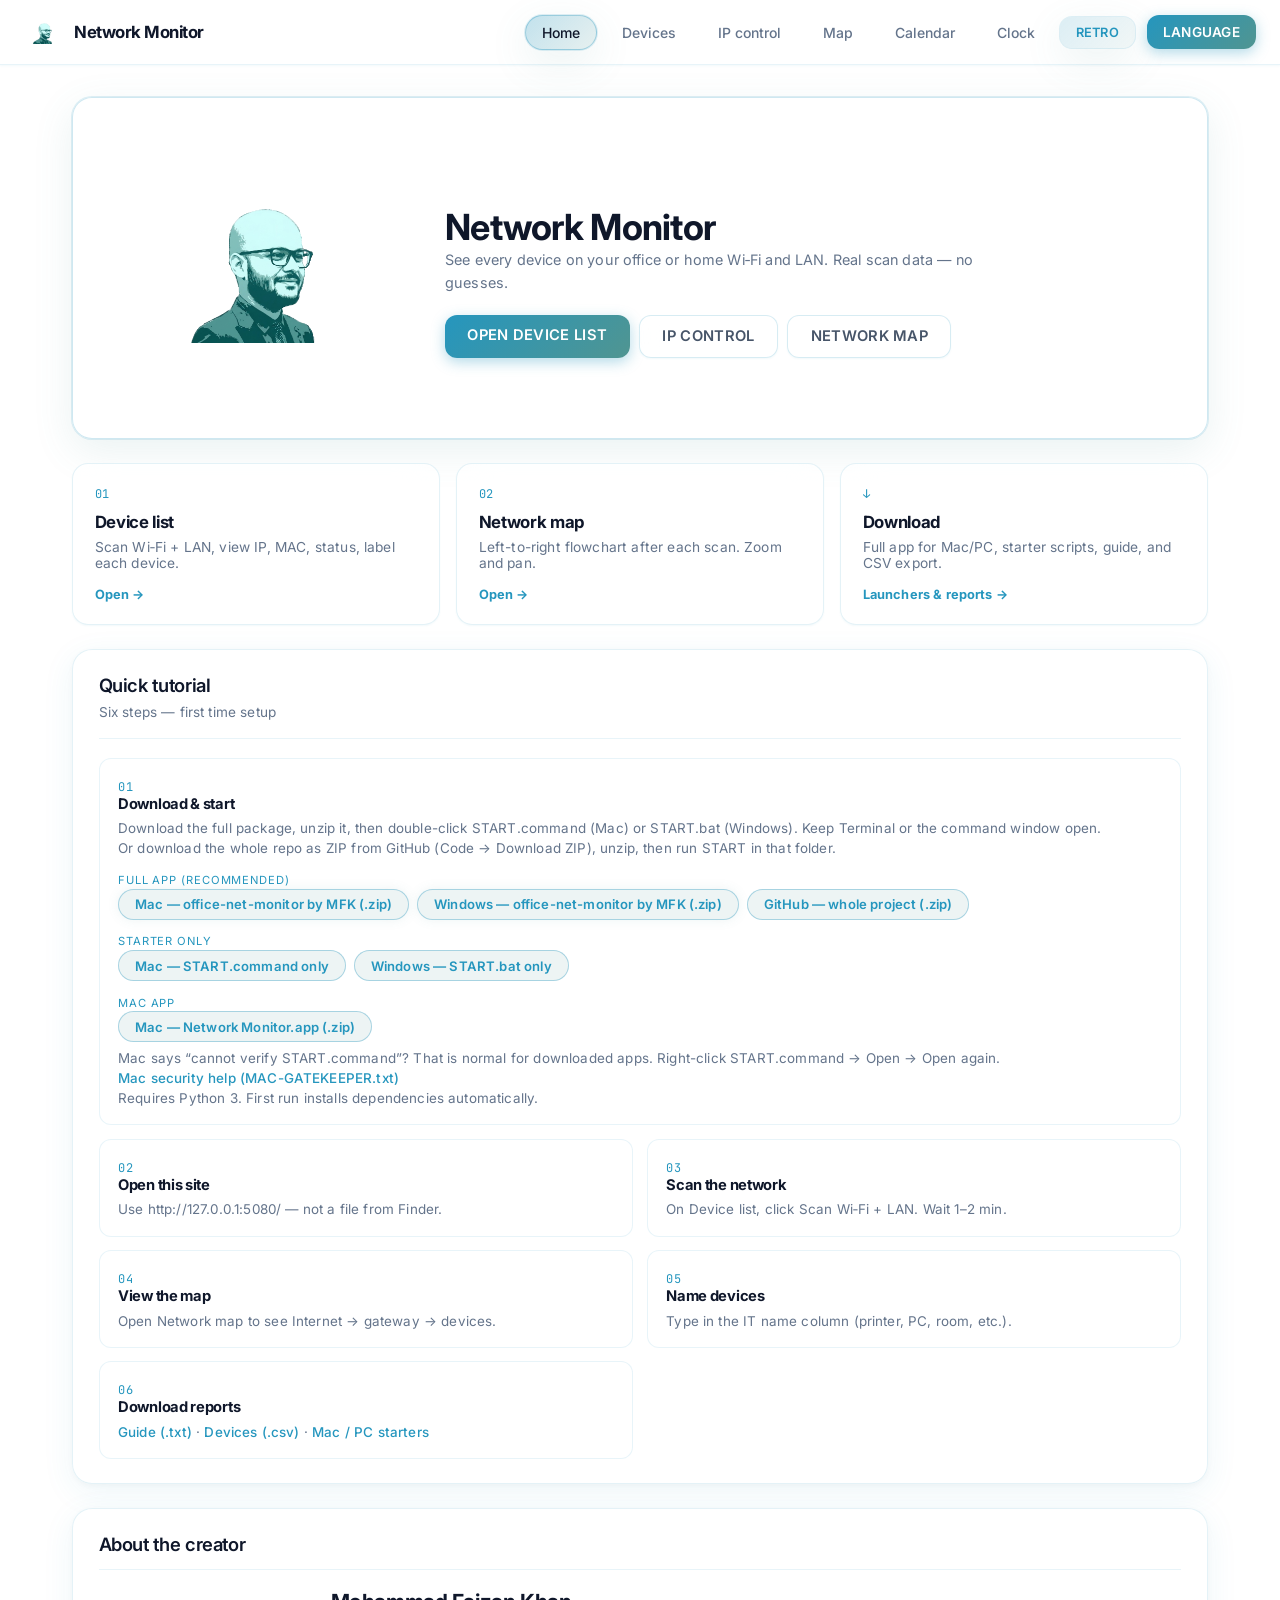
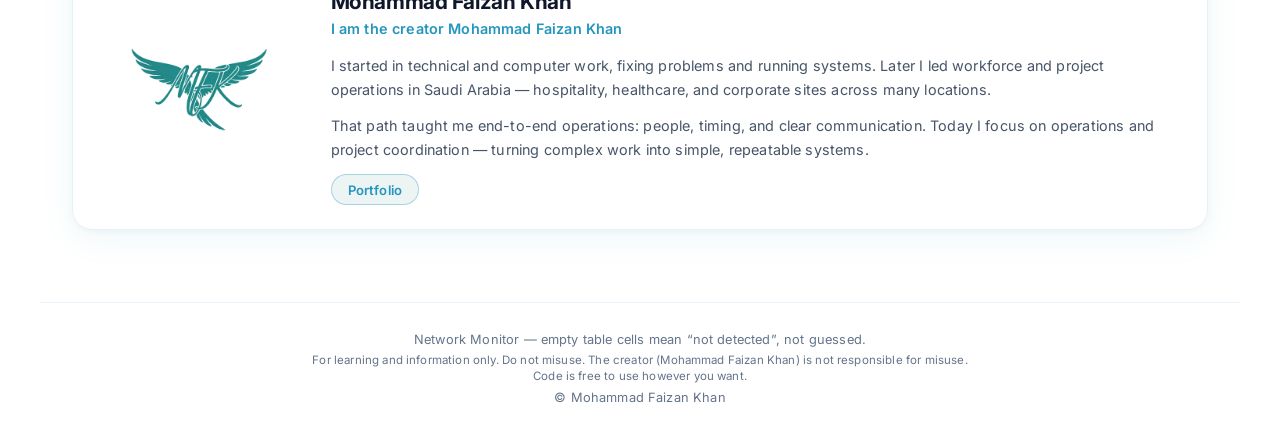
<file: docs/index.html>
<!DOCTYPE html>
<html lang="en" data-i18n-title="doc.titleHome" data-seo-page="home">
<head>
  <meta charset="UTF-8" />
  <meta name="viewport" content="width=device-width, initial-scale=1.0" />
  <link rel="icon" href="favicon.ico" sizes="any" />
  <link rel="icon" type="image/png" sizes="32x32" href="assets/favicon-32.png" />
  <link rel="icon" type="image/png" sizes="16x16" href="assets/favicon-16.png" />
  <link rel="apple-touch-icon" sizes="180x180" href="assets/apple-touch-icon.png" />
  <title>Network Monitor — Mohammad Faizan Khan (Creator)</title>
  <meta name="description" content="I am the creator Mohammad Faizan Khan. Free Wi‑Fi and LAN network monitor, device list, and network map." />
  <meta name="author" content="Mohammad Faizan Khan" />
  <meta name="google-site-verification" content="googlec845b45a3dd5dd12" />
  <link rel="canonical" href="https://network.linux-aios.com/" />
  <link rel="stylesheet" href="static/site.css" />
  <link rel="stylesheet" href="static/modern-theme.css" />
  <script src="static/app-base.js"></script>
  <script src="static/theme-boot.js"></script>
  <script src="static/seo-config.js"></script>
  <script src="static/seo.js"></script>
  <script src="static/locales/en.js"></script>
  <script src="static/locales/register.js"></script>
  <script src="static/locales/translations.js"></script>
  <script src="static/locales/phrases-all.js"></script>
  <script src="static/locales/atlas-supplement.js"></script>
  <script src="static/locales/en-gap-atlas.js"></script>
  <script src="static/i18n.js"></script>
</head>
<body class="page-home">
  <header class="top-bar">
    <div class="top-bar-inner">
      <div class="top-brand">
        <button type="button" class="coin-flip nav-coin" id="nav-coin" data-i18n-aria="nav.coinAria">
          <div class="coin-flip-inner">
            <div class="coin-flip-face coin-flip-front">
              <img
                class="coin-flip-logo logo-img nav-size"
                src="assets/logo.png"
                alt=""
                role="presentation"
              />
            </div>
            <div class="coin-flip-face coin-flip-back">
              <img
                class="coin-flip-photo"
                src="assets/creator.png"
                alt=""
                role="presentation"
              />
            </div>
          </div>
        </button>
        <a href="index.html" class="top-brand-title retro-title-wrap"><span class="top-title" data-retro-type="Network Monitor" data-i18n="app.brand">Network Monitor</span></a>
      </div>
      <nav class="site-nav">
        <a href="index.html" class="active" data-i18n="nav.home">Home</a>
        <a href="devices.html" data-i18n="nav.devices">Devices</a>
        <a href="control.html" data-i18n="nav.control">IP control</a>
        <a href="map.html" data-i18n="nav.map">Map</a>
        <a href="calendar.html" data-i18n="nav.calendar">Calendar</a>
        <a href="clock.html" data-i18n="nav.clock">Clock</a>
        <div class="lang-picker" id="lang-picker">
          <button type="button" class="btn lang-toggle-btn" id="lang-toggle" aria-haspopup="listbox" aria-expanded="false" aria-controls="lang-menu">
            <span class="lang-toggle-label" id="lang-toggle-label" data-i18n="nav.lang">LANG</span>
          </button>
          <div class="lang-menu" id="lang-menu" role="listbox" hidden></div>
        </div>
      </nav>
    </div>
  </header>

  <main class="home-main">
    <div id="retro-boot" class="retro-boot" aria-hidden="true"></div>
    <section class="hero-panel glass-panel accent">
      <div class="hero-logo-slot">
        <button type="button" class="coin-flip hero-coin" id="hero-coin" data-i18n-aria="nav.coinAria">
          <div class="coin-flip-inner">
            <div class="coin-flip-face coin-flip-front">
              <img
                class="coin-flip-logo logo-img logo-ready"
                src="assets/logo.png"
                alt=""
                role="presentation"
              />
            </div>
            <div class="coin-flip-face coin-flip-back">
              <img
                class="coin-flip-photo"
                src="assets/creator.png"
                alt=""
                role="presentation"
              />
            </div>
          </div>
        </button>
      </div>
      <div class="hero-text">
        <a href="https://khan.linux-aios.com" target="_blank" rel="noopener noreferrer" class="creator-hit" data-i18n-aria="home.creatorLinkAria" aria-label="Creator portfolio"> </a>
        <div class="retro-title-wrap"><h1 data-retro-type="Network Monitor" data-i18n="app.brand">Network Monitor</h1></div>
        <p class="hero-lead sub" data-i18n="hero.lead">See every device on your office or home Wi‑Fi and LAN. Real scan data.</p>
        <div class="hero-actions">
          <a class="btn btn-lg" href="devices.html" data-i18n="hero.openDevices">Open device list</a>
          <a class="btn btn-lg sec" href="control.html" data-i18n="nav.control">IP control</a>
          <a class="btn btn-lg sec" href="map.html" data-i18n="hero.openMap">Network map</a>
        </div>
      </div>
    </section>

    <section class="action-grid">
      <a class="action-card glass-panel" href="devices.html">
        <span class="action-num">01</span>
        <h3 data-i18n="home.a01.title">Device list</h3>
        <p data-i18n="home.a01.desc">Scan Wi‑Fi + LAN, view IP, MAC, status, label each device.</p>
        <span class="action-go" data-i18n="home.a01.go">Open →</span>
      </a>
      <a class="action-card glass-panel" href="map.html">
        <span class="action-num">02</span>
        <h3 data-i18n="home.a02.title">Network map</h3>
        <p data-i18n="home.a02.desc">Left-to-right flowchart after each scan. Zoom and pan.</p>
        <span class="action-go" data-i18n="home.a02.go">Open →</span>
      </a>
      <a class="action-card glass-panel" href="index.html#start-downloads">
        <span class="action-num">↓</span>
        <h3 data-i18n="home.a03.title">Download</h3>
        <p data-i18n="home.a03.desc">Mac/PC starters, user guide, and device CSV export.</p>
        <span class="action-go" data-i18n="home.a03.go">Launchers &amp; reports →</span>
      </a>
    </section>

    <section class="panel glass-panel tutorial-panel">
      <div class="panel-head">
        <h2 data-i18n="home.tutorial.title">Quick tutorial</h2>
        <p class="panel-sub" data-i18n="home.tutorial.sub">Six steps — first time setup</p>
      </div>
      <div class="steps-grid">
        <div class="step-card step-card-wide" id="start-downloads">
          <span class="step-n">01</span>
          <h4 data-i18n="home.s01.title">Download &amp; start</h4>
          <p data-i18n="home.s01.p">Download the full package, unzip it, then double-click START.command (Mac) or START.bat (Windows). Keep Terminal or the command window open.</p>
          <p class="step-note github-dl-hint" data-i18n="home.s01.githubZip">Or download the whole repo as ZIP from GitHub (Code → Download ZIP), unzip, then run START in that folder.</p>
          <div class="download-group">
            <p class="download-group-label" data-i18n="home.s01.fullTitle">Full app (recommended)</p>
            <div class="launcher-downloads">
              <a class="pill pill-primary" id="dl-full-mac" href="downloads/office-net-monitor%20by%20MFK%20-%20Mac.zip" download="office-net-monitor by MFK - Mac.zip" data-i18n="home.s01.fullMac">Mac — office-net-monitor by MFK (.zip)</a>
              <a class="pill pill-primary" id="dl-full-win" href="downloads/office-net-monitor%20by%20MFK%20-%20Windows.zip" download="office-net-monitor by MFK - Windows.zip" data-i18n="home.s01.fullWin">Windows — office-net-monitor by MFK (.zip)</a>
              <a class="pill" id="dl-github-repo" href="https://github.com/faizandgreate-lang/Network/archive/refs/heads/main.zip" download data-i18n="home.s01.repoZip">GitHub — whole project (.zip)</a>
            </div>
          </div>
          <div class="download-group">
            <p class="download-group-label" data-i18n="home.s01.starterTitle">Starter only</p>
            <div class="launcher-downloads">
              <a class="pill" id="dl-start-cmd" href="downloads/START.command" download data-i18n="home.s01.macCmd">Mac — START.command only</a>
              <a class="pill" id="dl-start-bat" href="downloads/START.bat" download data-i18n="home.s01.win">Windows — START.bat only</a>
            </div>
          </div>
          <div class="download-group">
            <p class="download-group-label" data-i18n="home.s01.appTitle">Mac app</p>
            <div class="launcher-downloads">
              <a class="pill" id="dl-mac-app" href="downloads/office-net-monitor%20by%20MFK%20-%20Mac%20app.zip" download="office-net-monitor by MFK - Mac app.zip" data-i18n="home.s01.macApp">Mac — Network Monitor.app (.zip)</a>
            </div>
          </div>
          <p class="step-note mac-gatekeeper-note" data-i18n="home.s01.macGatekeeper">Mac says “cannot verify START.command”? That is normal for downloaded apps. Right-click START.command → Open → Open again.</p>
          <p class="step-note"><a class="ext" id="dl-mac-gatekeeper" href="downloads/MAC-GATEKEEPER.txt" data-i18n="home.s01.macGatekeeperFile">Mac security help (MAC-GATEKEEPER.txt)</a></p>
          <p class="step-note" data-i18n="home.s01.note">Requires Python 3. First run installs dependencies automatically.</p>
        </div>
        <div class="step-card">
          <span class="step-n">02</span>
          <h4 data-i18n="home.s02.title">Open this site</h4>
          <p data-i18n="home.s02.p">Use http://127.0.0.1:5080/ — not a file from Finder.</p>
        </div>
        <div class="step-card">
          <span class="step-n">03</span>
          <h4 data-i18n="home.s03.title">Scan the network</h4>
          <p data-i18n="home.s03.p">On Device list, click Scan Wi‑Fi + LAN. Wait 1–2 min.</p>
        </div>
        <div class="step-card">
          <span class="step-n">04</span>
          <h4 data-i18n="home.s04.title">View the map</h4>
          <p data-i18n="home.s04.p">Open Network map to see Internet → gateway → devices.</p>
        </div>
        <div class="step-card">
          <span class="step-n">05</span>
          <h4 data-i18n="home.s05.title">Name devices</h4>
          <p data-i18n="home.s05.p">Type in the IT name column (printer, PC, room, etc.).</p>
        </div>
        <div class="step-card">
          <span class="step-n">06</span>
          <h4 data-i18n="home.s06.title">Download reports</h4>
          <p>
            <a class="ext" id="dl-guide" href="downloads/office-network-monitor-guide.txt" data-i18n="home.s06.guide">Guide (.txt)</a>
            ·
            <a class="ext" id="dl-csv" href="/api/export.csv" download data-i18n="home.s06.csv">Devices (.csv)</a>
            <span class="step-note-inline" id="dl-csv-hint" hidden data-i18n="home.s06.csvSample"> (sample on website — full export after you scan locally)</span>
            ·
            <a class="ext" href="index.html#start-downloads" data-i18n="home.s06.starters">Mac / PC starters</a>
          </p>
        </div>
      </div>
    </section>

    <section class="panel glass-panel creator-panel">
      <div class="panel-head">
        <h2 data-i18n="home.creator.title">About the creator</h2>
      </div>
      <div class="creator-layout">
        <div class="creator-coin-slot">
          <button type="button" class="coin-flip creator-coin" id="creator-coin" data-i18n-aria="nav.creatorCoinAria">
            <div class="coin-flip-inner">
              <div class="coin-flip-face coin-flip-front">
                <img
                  class="coin-flip-photo"
                  src="assets/creator.png"
                  alt=""
                  role="presentation"
                />
              </div>
              <div class="coin-flip-face coin-flip-back">
                <img
                  class="coin-flip-logo logo-img logo-ready"
                  src="assets/logo.png"
                  alt=""
                  role="presentation"
                />
              </div>
            </div>
          </button>
        </div>
        <div class="creator-bio">
          <h3 data-i18n="home.creator.name">Mohammad Faizan Khan</h3>
          <p class="creator-role" data-i18n="home.creator.role">I am the creator Mohammad Faizan Khan</p>
          <p data-i18n="home.creator.p1">I started in technical and computer work, fixing problems and running systems. Later I led workforce and project operations in Saudi Arabia — hospitality, healthcare, and corporate sites across many locations.</p>
          <p data-i18n="home.creator.p2">That path taught me end-to-end operations: people, timing, and clear communication. Today I focus on operations and project coordination — turning complex work into simple, repeatable systems.</p>
          <div class="creator-links">
            <a class="pill" href="https://khan.linux-aios.com" target="_blank" rel="noopener" data-i18n="home.portfolio">Portfolio</a>
          </div>
        </div>
      </div>
    </section>
  </main>

  <footer class="site-footer">
    <p data-i18n="footer.note">Network Monitor — empty table cells mean “not detected”, not guessed.</p>
    <p class="footer-disclaimer" data-i18n="footer.disclaimer">
      For learning and information only. Do not misuse. The creator (Mohammad Faizan Khan) is not responsible for misuse. Code is free to use however you want.
    </p>
    <p data-i18n="footer.copy">© Mohammad Faizan Khan</p>
    <noscript>
      <p class="seo-summary">
        I am the creator Mohammad Faizan Khan. Network Monitor — free Wi‑Fi and LAN scanner, network map,
        device list, CSV export, world clock and calendars. Portfolio: khan.linux-aios.com — Linux AIOS.
      </p>
    </noscript>
  </footer>
  <script src="static/app-theme.js"></script>
  <script src="static/logo.js?v=18"></script>
  <script src="static/home-downloads.js?v=3"></script>
  <script src="static/coin-flip.js"></script>
  <script src="static/retro-terminal.js"></script>
</body>
</html>
</file>
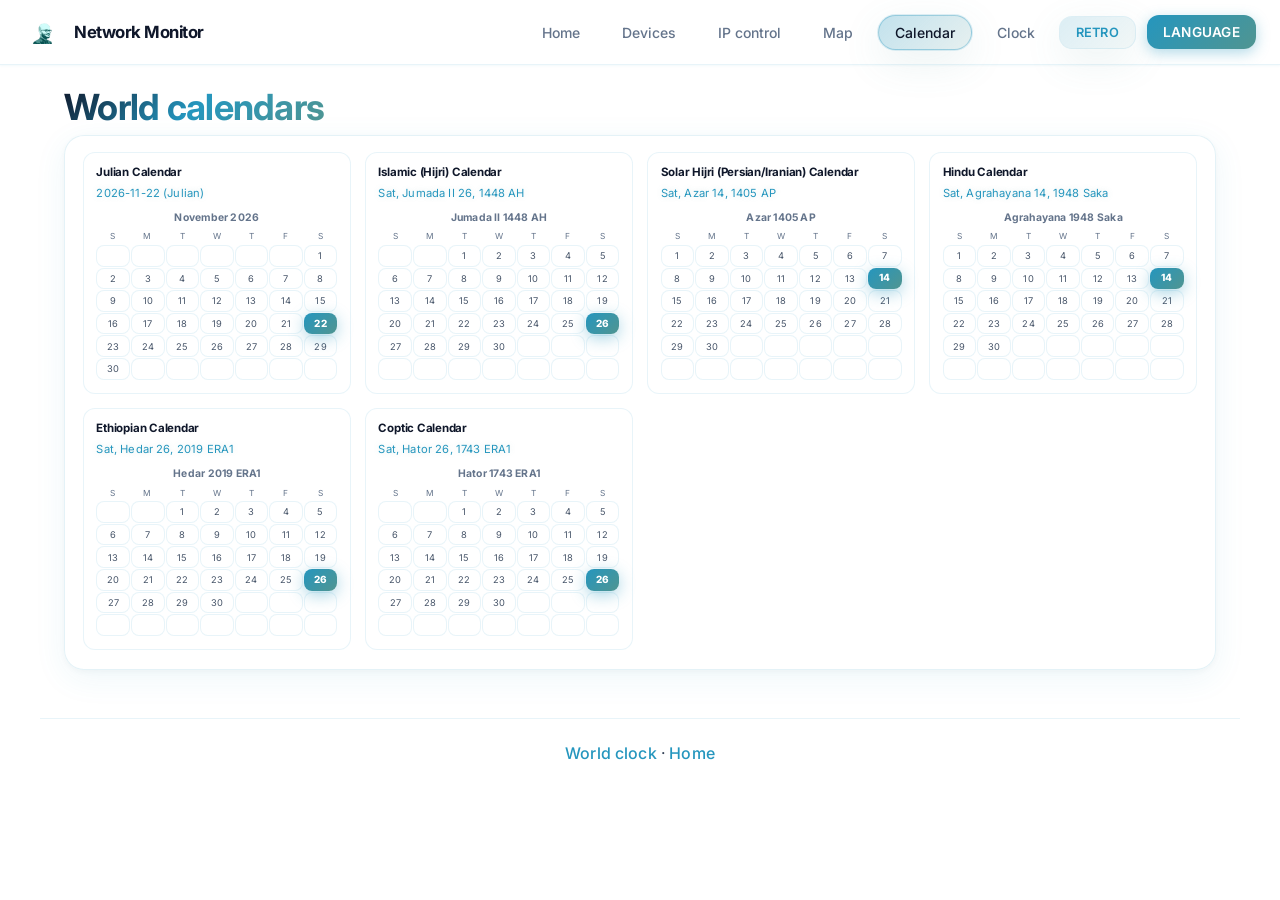
<file: docs/calendar.html>
<!DOCTYPE html>
<html lang="en" data-seo-page="calendar" data-i18n-title="doc.titleCalendar">
<head>
  <meta charset="UTF-8" />
  <meta name="viewport" content="width=device-width, initial-scale=1.0" />
  <link rel="icon" href="favicon.ico" sizes="any" />
  <link rel="icon" type="image/png" sizes="32x32" href="assets/favicon-32.png" />
  <link rel="icon" type="image/png" sizes="16x16" href="assets/favicon-16.png" />
  <link rel="apple-touch-icon" sizes="180x180" href="assets/apple-touch-icon.png" />
  <title>World calendars — Network Monitor</title>
  <meta name="description" content="World calendars grid with today's date in major calendar systems." />
  <meta name="google-site-verification" content="googlec845b45a3dd5dd12" />
  <link rel="canonical" href="https://network.linux-aios.com/calendar.html" />
  <link rel="stylesheet" href="static/site.css" />
  <link rel="stylesheet" href="static/modern-theme.css" />
  <link rel="stylesheet" href="static/world-pages.css?v=1" />
  <script src="static/app-base.js"></script>
  <script src="static/theme-boot.js"></script>
  <script src="static/seo-config.js"></script>
  <script src="static/seo.js"></script>
  <script src="static/locales/en.js"></script>
  <script src="static/locales/register.js"></script>
  <script src="static/locales/translations.js"></script>
  <script src="static/locales/phrases-all.js"></script>
  <script src="static/locales/atlas-supplement.js"></script>
  <script src="static/locales/en-gap-atlas.js"></script>
  <script src="static/i18n.js"></script>
</head>
<body class="page-calendar">
  <header class="top-bar">
    <div class="top-bar-inner">
      <div class="top-brand">
        <button type="button" class="coin-flip nav-coin" id="nav-coin" data-i18n-aria="nav.coinAria">
          <div class="coin-flip-inner">
            <div class="coin-flip-face coin-flip-front">
              <img class="coin-flip-logo logo-img nav-size" src="assets/logo.png" alt="" role="presentation" />
            </div>
            <div class="coin-flip-face coin-flip-back">
              <img class="coin-flip-photo" src="assets/creator.png" alt="" role="presentation" />
            </div>
          </div>
        </button>
        <a href="index.html" class="top-brand-title"><span class="top-title" data-i18n="app.brand">Network Monitor</span></a>
      </div>
      <nav class="site-nav">
        <a href="index.html" data-i18n="nav.home">Home</a>
        <a href="devices.html" data-i18n="nav.devices">Devices</a>
        <a href="control.html" data-i18n="nav.control">IP control</a>
        <a href="map.html" data-i18n="nav.map">Map</a>
        <a href="calendar.html" class="active" data-i18n="nav.calendar">Calendar</a>
        <a href="clock.html" data-i18n="nav.clock">Clock</a>
        <div class="lang-picker" id="lang-picker">
          <button type="button" class="btn lang-toggle-btn" id="lang-toggle" aria-haspopup="listbox" aria-expanded="false" aria-controls="lang-menu">
            <span class="lang-toggle-label" id="lang-toggle-label" data-i18n="nav.lang">LANG</span>
          </button>
          <div class="lang-menu" id="lang-menu" role="listbox" hidden></div>
        </div>
      </nav>
    </div>
  </header>

  <main class="world-main wrap">
    <header class="page-head">
      <h1 data-i18n="calendar.title">World calendars</h1>
    </header>
    <div id="calendar-sections" class="calendar-sections"></div>
  </main>

  <footer class="site-footer">
    <a class="ext" href="clock.html" data-i18n="footer.worldClock">World clock</a> · <a class="ext" href="index.html" data-i18n="nav.home">Home</a>
  </footer>
  <script src="static/app-theme.js"></script>
  <script src="static/logo.js?v=19"></script>
  <script src="static/coin-flip.js"></script>
  <script src="static/calendar-month.js?v=5"></script>
  <script src="static/world-calendars.js?v=5"></script>
</body>
</html>
</file>
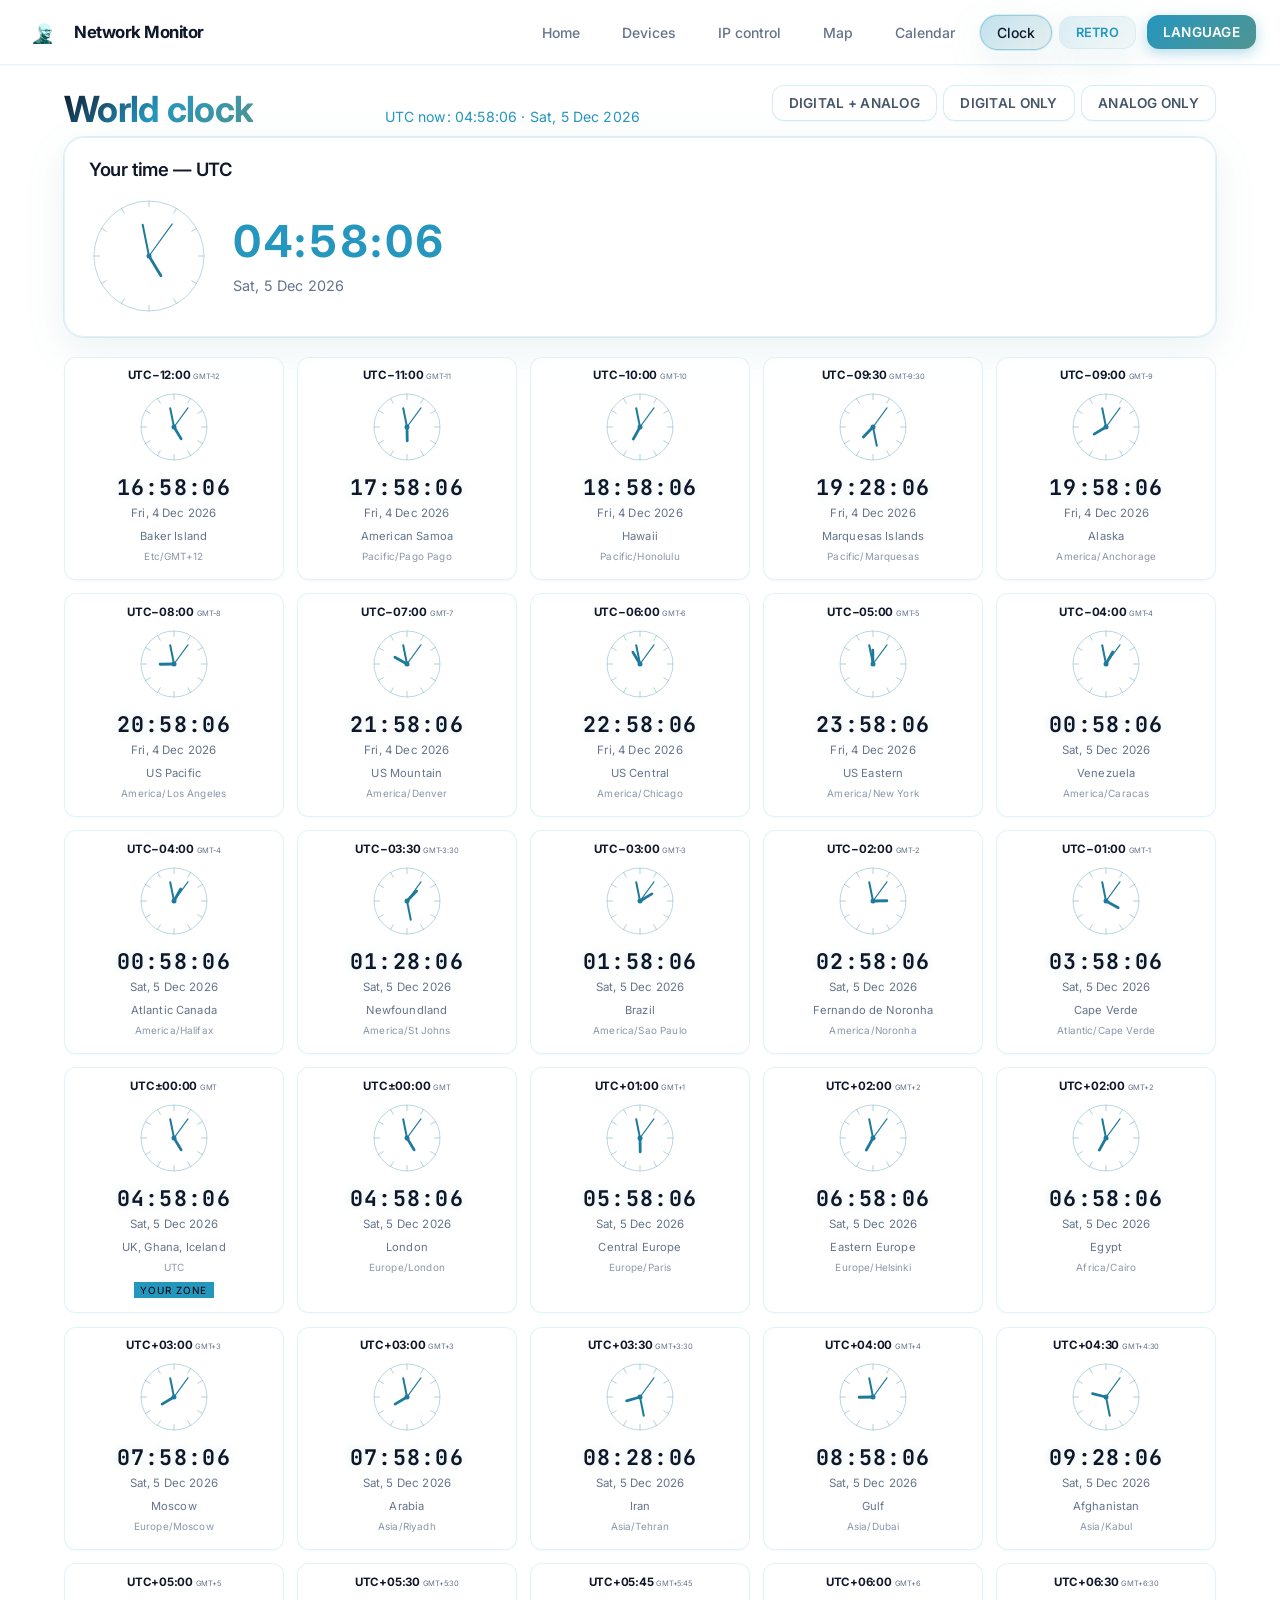
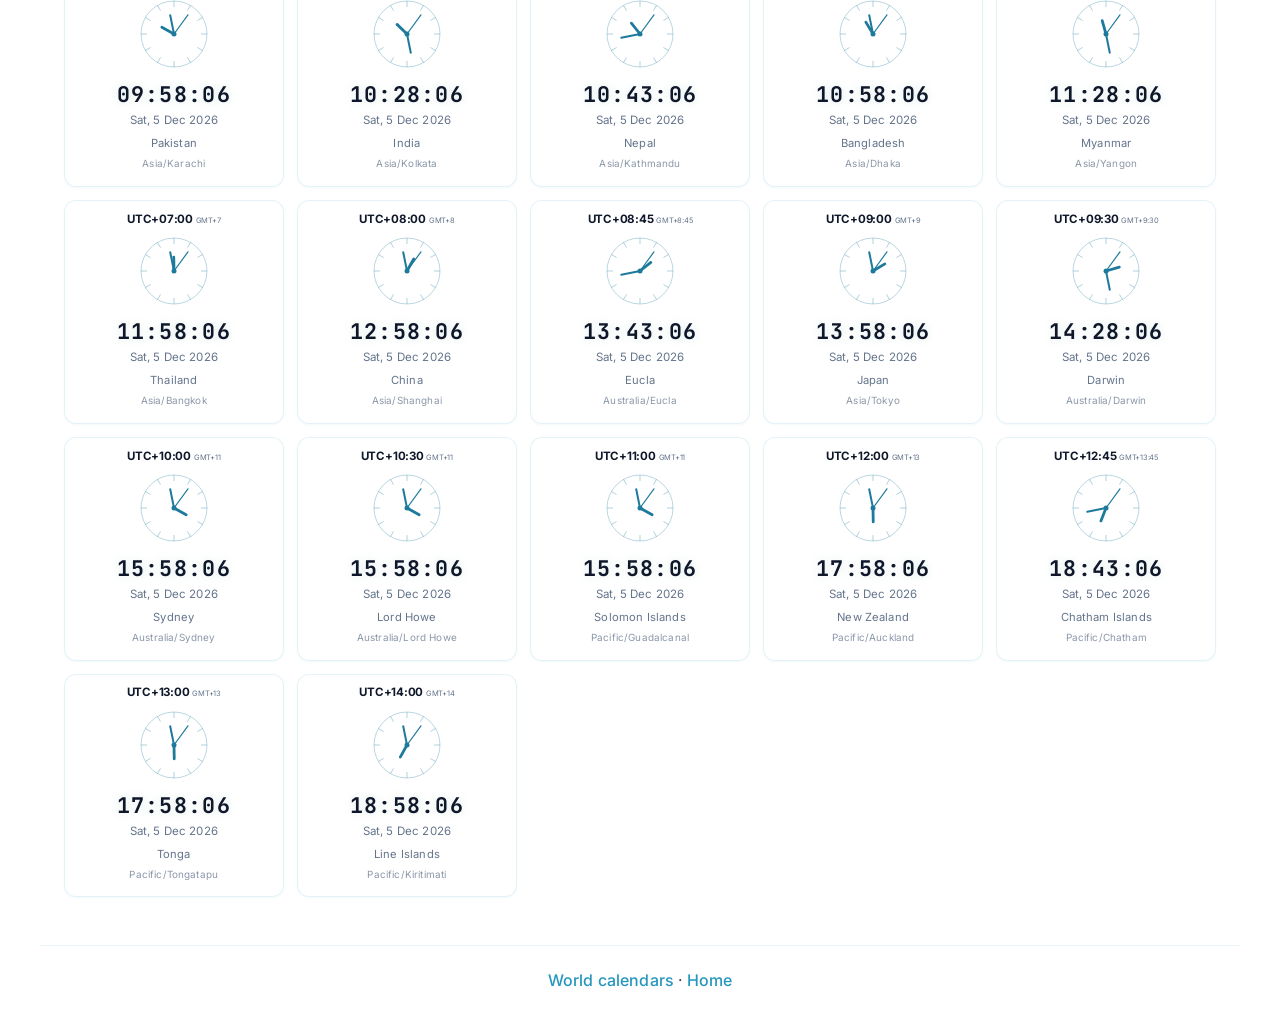
<file: docs/clock.html>
<!DOCTYPE html>
<html lang="en" data-seo-page="clock" data-i18n-title="doc.titleClock">
<head>
  <meta charset="UTF-8" />
  <meta name="viewport" content="width=device-width, initial-scale=1.0" />
  <link rel="icon" href="favicon.ico" sizes="any" />
  <link rel="icon" type="image/png" sizes="32x32" href="assets/favicon-32.png" />
  <link rel="icon" type="image/png" sizes="16x16" href="assets/favicon-16.png" />
  <link rel="apple-touch-icon" sizes="180x180" href="assets/apple-touch-icon.png" />
  <title>World clock — Network Monitor</title>
  <meta name="description" content="World clock — current time in every UTC offset." />
  <meta name="google-site-verification" content="googlec845b45a3dd5dd12" />
  <link rel="canonical" href="https://network.linux-aios.com/clock.html" />
  <link rel="stylesheet" href="static/site.css" />
  <link rel="stylesheet" href="static/modern-theme.css" />
  <link rel="stylesheet" href="static/world-pages.css?v=1" />
  <script src="static/app-base.js"></script>
  <script src="static/theme-boot.js"></script>
  <script src="static/seo-config.js"></script>
  <script src="static/seo.js"></script>
  <script src="static/locales/en.js"></script>
  <script src="static/locales/register.js"></script>
  <script src="static/locales/translations.js"></script>
  <script src="static/locales/phrases-all.js"></script>
  <script src="static/locales/atlas-supplement.js"></script>
  <script src="static/locales/en-gap-atlas.js"></script>
  <script src="static/i18n.js"></script>
</head>
<body class="page-clock">
  <header class="top-bar">
    <div class="top-bar-inner">
      <div class="top-brand">
        <button type="button" class="coin-flip nav-coin" id="nav-coin" data-i18n-aria="nav.coinAria">
          <div class="coin-flip-inner">
            <div class="coin-flip-face coin-flip-front">
              <img class="coin-flip-logo logo-img nav-size" src="assets/logo.png" alt="" role="presentation" />
            </div>
            <div class="coin-flip-face coin-flip-back">
              <img class="coin-flip-photo" src="assets/creator.png" alt="" role="presentation" />
            </div>
          </div>
        </button>
        <a href="index.html" class="top-brand-title"><span class="top-title" data-i18n="app.brand">Network Monitor</span></a>
      </div>
      <nav class="site-nav">
        <a href="index.html" data-i18n="nav.home">Home</a>
        <a href="devices.html" data-i18n="nav.devices">Devices</a>
        <a href="control.html" data-i18n="nav.control">IP control</a>
        <a href="map.html" data-i18n="nav.map">Map</a>
        <a href="calendar.html" data-i18n="nav.calendar">Calendar</a>
        <a href="clock.html" class="active" data-i18n="nav.clock">Clock</a>
        <div class="lang-picker" id="lang-picker">
          <button type="button" class="btn lang-toggle-btn" id="lang-toggle" aria-haspopup="listbox" aria-expanded="false" aria-controls="lang-menu">
            <span class="lang-toggle-label" id="lang-toggle-label" data-i18n="nav.lang">LANG</span>
          </button>
          <div class="lang-menu" id="lang-menu" role="listbox" hidden></div>
        </div>
      </nav>
    </div>
  </header>

  <main class="world-main wrap">
    <header class="page-head">
      <h1 data-i18n="clock.title">World clock</h1>
      <p class="clock-utc-line" id="clock-utc">UTC…</p>
      <div class="clock-view-toggle" role="group" aria-label="Clock display">
        <button type="button" class="btn sec clock-view-btn active" data-view="both" data-i18n="clock.viewBoth">Digital + analog</button>
        <button type="button" class="btn sec clock-view-btn" data-view="digital" data-i18n="clock.viewDigital">Digital only</button>
        <button type="button" class="btn sec clock-view-btn" data-view="analog" data-i18n="clock.viewAnalog">Analog only</button>
      </div>
    </header>
    <section id="clock-local-hero" class="clock-local-hero glass-panel" aria-live="polite"></section>
    <div id="clock-grid" class="world-grid world-grid-clocks"></div>
  </main>

  <footer class="site-footer">
    <a class="ext" href="calendar.html" data-i18n="footer.worldCalendars">World calendars</a> · <a class="ext" href="index.html" data-i18n="nav.home">Home</a>
  </footer>
  <script src="static/app-theme.js"></script>
  <script src="static/logo.js?v=19"></script>
  <script src="static/coin-flip.js"></script>
  <script src="static/world-clock.js?v=4"></script>
</body>
</html>
</file>
<file: docs/static/site.css>
:root {
  --bg: #000000;
  --bg-panel: #000000;
  --card: #000000;
  --line: #3a3a3a;
  --line-bright: #ffffff;
  --text: #c0c0c0;
  --muted: #888888;
  --ok: #ffffff;
  --hi: #33ff66;
  --ok-dim: #aaaaaa;
  --ok-glow: rgba(51, 255, 102, 0.45);
  --hi-glow: rgba(51, 255, 102, 0.5);
  --green-img-filter: grayscale(1) contrast(1.15) brightness(1.06);
  --bad: #ff5555;
  --bright: #ffffff;
  --copy: #c0c0c0;
  --accent-soft: rgba(255, 255, 255, 0.35);
  --accent-soft-mid: rgba(255, 255, 255, 0.25);
  --accent-soft-low: rgba(51, 255, 102, 0.1);
  --accent-halo: rgba(255, 255, 255, 0.12);
  --warn-copy: #f0c8c8;
  --font: "Courier New", Courier, "Lucida Console", Monaco, monospace;
  --font-display: "Courier New", Courier, monospace;
}

* { box-sizing: border-box; }

html {
  background: #000000;
}

@media (prefers-reduced-motion: no-preference) {
  html {
    scroll-behavior: smooth;
  }
}

.page-devices {
  scroll-padding-top: 4.5rem;
}

body {
  margin: 0;
  font-family: var(--font);
  background: #000000;
  color: var(--text);
  min-height: 100vh;
  letter-spacing: 0.04em;
  text-shadow: 0 0 6px rgba(51, 255, 102, 0.35);
}

body.retro-terminal::before {
  content: "";
  position: fixed;
  inset: 0;
  pointer-events: none;
  z-index: 9998;
  background: repeating-linear-gradient(
    0deg,
    rgba(0, 0, 0, 0.12) 0px,
    rgba(0, 0, 0, 0.12) 1px,
    transparent 1px,
    transparent 3px
  );
  opacity: 0.35;
}

body.retro-terminal::after {
  content: "";
  position: fixed;
  inset: 0;
  pointer-events: none;
  z-index: 9997;
  background: radial-gradient(ellipse at center, transparent 55%, rgba(0, 0, 0, 0.55) 100%);
}

@media (prefers-reduced-motion: no-preference) {
  body.retro-terminal {
    animation: crt-flicker 6s infinite;
  }
}

@keyframes crt-flicker {
  0%, 100% { opacity: 1; }
  50% { opacity: 0.98; }
  52% { opacity: 1; }
  54% { opacity: 0.99; }
}

h1 {
  margin: 0;
  font-family: var(--font-display);
  font-size: 1.55rem;
  font-weight: 700;
  color: var(--ok);
  text-transform: uppercase;
  letter-spacing: 0.12em;
  text-shadow: 0 0 10px var(--ok-glow), 0 0 2px var(--ok);
}
h2 {
  color: var(--ok);
  font-size: 1.05rem;
  text-transform: uppercase;
  letter-spacing: 0.08em;
}
.sub { color: var(--muted); font-size: 0.9rem; line-height: 1.55; }
a.ext { color: var(--ok); text-decoration: none; }
a.ext:hover { text-shadow: 0 0 12px var(--ok-glow); }

/* Logo: solid #000 behind and inside image — no invert, no gray */
.logo-black-bg,
.hero-logo-slot {
  position: relative;
  display: flex;
  align-items: center;
  justify-content: center;
  background: #ffffff !important;
  line-height: 0;
  overflow: visible;
}
.logo-black-bg::before {
  display: none;
}
.top-brand {
  display: flex;
  align-items: center;
  gap: 0.65rem;
  background: transparent !important;
}
.top-brand-title {
  text-decoration: none;
  color: var(--bright);
}
.top-brand-title:hover .top-title {
  color: var(--ok);
}
.nav-coin {
  width: 40px;
  height: 40px;
  flex-shrink: 0;
}
.nav-coin .coin-flip-logo.nav-size {
  width: 40px;
  height: 40px;
}
.logo-img,
img.site-logo,
img.hero-logo,
img.top-logo {
  position: relative;
  z-index: 1;
  background: transparent !important;
  background-color: transparent !important;
  background-image: none !important;
  display: block;
  mix-blend-mode: normal !important;
  border: none !important;
  outline: none !important;
  box-shadow: none !important;
}

/* Logo / creator images — no border lines or glow frames */
.coin-flip,
.coin-flip:focus,
.coin-flip:focus-visible,
.hero-logo-slot,
.nav-coin,
.creator-coin-slot,
.coin-flip-inner,
.coin-flip-face,
.coin-flip-logo,
.coin-flip-photo {
  border: none !important;
  outline: none !important;
  box-shadow: none !important;
}

.logo-img.hero-size {
  width: min(280px, 80vw);
  max-width: 100%;
  height: auto;
  margin: 0 auto;
}

.logo-img.nav-size {
  width: 40px;
  height: 40px;
  object-fit: contain;
}

.logo-img.bar-size {
  width: 100px;
  height: auto;
  margin: 0 auto;
}

/* ——— App shell (all pages) ——— */
.top-bar {
  border-bottom: 1px solid var(--line);
  background: #000000;
  position: sticky;
  top: 0;
  z-index: 200;
  overflow: visible;
}
.top-bar-inner {
  max-width: 1200px;
  margin: 0 auto;
  padding: 0.65rem 1.25rem;
  display: flex;
  align-items: center;
  justify-content: space-between;
  gap: 1rem;
  flex-wrap: wrap;
}
.top-title {
  font-family: var(--font-display);
  font-weight: 700;
  font-size: 1rem;
  color: var(--ok);
  text-transform: uppercase;
  letter-spacing: 0.14em;
  text-shadow: 0 0 8px var(--ok-glow);
}

.site-nav {
  display: flex;
  flex-wrap: wrap;
  align-items: center;
  gap: 0.35rem;
  overflow: visible;
  justify-content: flex-end;
}

@media (max-width: 960px) {
  .site-nav a {
    font-size: 0.68rem;
    padding: 0.35rem 0.5rem;
    letter-spacing: 0.06em;
  }
  .lang-toggle-btn,
  .theme-toggle-btn {
    font-size: 0.65rem;
    padding: 0.35rem 0.55rem;
  }
}

.lang-toggle-btn {
  margin-left: 0.25rem;
  padding: 0.45rem 0.75rem;
  font-size: 0.72rem;
  letter-spacing: 0.1em;
  cursor: pointer;
  flex-shrink: 0;
}

.lang-picker {
  position: relative;
  flex-shrink: 0;
}

.lang-menu {
  display: none;
  position: absolute;
  right: 0;
  top: calc(100% + 4px);
  min-width: 14rem;
  max-width: min(20rem, 92vw);
  max-height: min(70vh, 420px);
  overflow-x: hidden;
  overflow-y: auto;
  background: #000000;
  border: 1px solid var(--ok-dim);
  z-index: 10050;
  box-shadow: 0 8px 28px rgba(0, 0, 0, 0.85);
  -webkit-overflow-scrolling: touch;
}

.lang-picker.open .lang-menu {
  display: block;
}

.lang-menu[hidden] {
  display: none !important;
}

.lang-picker.open .lang-toggle-btn {
  border-color: var(--hi);
  color: var(--hi);
  box-shadow: 0 0 12px var(--hi-glow);
}

.lang-menu-group {
  padding: 0.4rem 0.7rem 0.2rem;
  font-size: 0.62rem;
  color: var(--muted);
  text-transform: uppercase;
  letter-spacing: 0.14em;
  border-top: 1px solid var(--line);
  pointer-events: none;
}

.lang-menu-group:first-child {
  border-top: none;
}

.lang-menu-item {
  display: block;
  width: 100%;
  margin: 0;
  padding: 0.45rem 0.75rem;
  font-family: var(--font);
  font-size: 0.72rem;
  letter-spacing: 0.04em;
  text-align: left;
  text-transform: none;
  color: var(--bright);
  background: #000000;
  border: none;
  border-radius: 0;
  cursor: pointer;
}

.lang-menu-item:hover,
.lang-menu-item:focus-visible {
  background: var(--accent-soft-low);
  color: var(--hi);
  outline: none;
}

.lang-menu-item.active {
  color: var(--hi);
  box-shadow: inset 3px 0 0 var(--hi);
}

.lang-toggle-label {
  pointer-events: none;
}

html[dir='rtl'] .top-bar-inner,
html[dir='rtl'] .site-nav {
  flex-direction: row-reverse;
}

body.lang-mode-morse,
body.lang-mode-morse .btn,
body.lang-mode-morse .lang-toggle-btn,
body.lang-mode-morse .lang-menu-item {
  font-family: "Courier New", Courier, monospace;
  letter-spacing: 0.06em;
  word-break: break-word;
  line-height: 1.5;
}

body.lang-mode-secret {
  letter-spacing: 0.03em;
}

.theme-picker {
  flex-shrink: 0;
}

.theme-toggle-btn .theme-toggle-label {
  pointer-events: none;
}

body.retro-terminal:not(.retro-mono) .coin-flip-face,
body.retro-terminal:not(.retro-mono) .hero-logo-slot,
body.retro-terminal:not(.retro-mono) .creator-coin-slot {
  background: transparent !important;
}

/* Logo + creator — original art, transparent (no filters or backing plates) */
.coin-flip-logo,
.coin-flip-photo,
.logo-img,
img.site-logo,
img.hero-logo,
img.top-logo {
  filter: none !important;
  -webkit-filter: none !important;
  opacity: 1;
  background: transparent !important;
  background-color: transparent !important;
  object-fit: contain;
}

html[data-app-theme='modern'] .hero-logo-slot,
html[data-app-theme='modern'] .creator-coin-slot,
html[data-app-theme='modern'] .nav-coin,
html[data-app-theme='modern'] .coin-flip-face,
html[data-app-theme='modern'] .coin-flip-inner {
  background: transparent !important;
}
.site-nav a {
  color: var(--muted);
  text-decoration: none;
  padding: 0.45rem 0.95rem;
  border-radius: 6px;
  border: 1px solid transparent;
  font-weight: 600;
  font-size: 0.82rem;
  background: transparent;
  transition: color 0.15s, border-color 0.15s, box-shadow 0.15s;
}
.site-nav a:hover {
  color: var(--bright);
  border-color: var(--line);
}
.site-nav a.active {
  color: var(--hi);
  border-color: var(--hi);
  box-shadow: 0 0 12px var(--hi-glow), inset 0 0 10px var(--accent-soft-low);
}

.btn, .btn-link {
  display: inline-block;
  background: #000000;
  color: var(--bright);
  border: 1px solid var(--ok);
  padding: 0.55rem 1rem;
  border-radius: 6px;
  font-weight: 600;
  font-size: 0.85rem;
  cursor: pointer;
  text-decoration: none;
  font-family: var(--font);
  transition: box-shadow 0.15s, background 0.15s;
}
.btn:hover, .btn-link:hover {
  background: #000000;
  box-shadow: 0 0 20px var(--ok-glow);
}
.btn.sec, .btn-link.sec {
  border-color: var(--line);
  color: var(--muted);
}
.btn.sec:hover { border-color: var(--ok); color: var(--bright); }
.btn-lg { padding: 0.7rem 1.4rem; font-size: 0.92rem; }

.glass-panel {
  border: 1px solid var(--line);
  border-radius: 14px;
  background: #000000;
}
.glass-panel.accent {
  border-color: var(--accent-soft);
}

/* ——— Home ——— */
.page-home,
.page-devices,
.page-control,
.page-map,
.page-calendar,
.page-clock,
.map-page,
.home-main,
.devices-main,
.control-main {
  background: #000000;
}
.home-main {
  max-width: 1200px;
  margin: 0 auto;
  padding: 1.5rem 1.25rem 2.5rem;
}

.hero-panel {
  display: grid;
  grid-template-columns: minmax(180px, 300px) 1fr;
  gap: 2.5rem;
  align-items: center;
  padding: 2rem 2.25rem;
  margin-bottom: 1.5rem;
  background: #000000 !important;
}
@media (max-width: 768px) {
  .hero-panel { grid-template-columns: 1fr; text-align: center; }
  .hero-logo-slot { margin: 0 auto; }
  .hero-actions { justify-content: center; }
}


/* Hidden creator link — click opens khan.linux-aios.com */
.creator-hit {
  display: block;
  margin: 0 0 0.35rem;
  width: 100%;
  max-width: 320px;
  height: 1.5rem;
  color: transparent;
  background: transparent;
  font-size: 1px;
  line-height: 1px;
  overflow: hidden;
  text-indent: 100%;
  white-space: nowrap;
  text-decoration: none;
  border: none;
  cursor: pointer;
  opacity: 0.02;
}
.creator-hit:hover,
.creator-hit:focus {
  opacity: 0.04;
  outline: none;
}
.hero-panel h1 {
  font-size: clamp(1.75rem, 4vw, 2.35rem);
  line-height: 1.1;
  text-shadow: 0 0 40px var(--accent-halo);
}
.hero-lead { margin: 0 0 1.35rem; max-width: 38em; }
.hero-actions { display: flex; flex-wrap: wrap; gap: 0.6rem; }

.action-grid {
  display: grid;
  grid-template-columns: repeat(3, 1fr);
  gap: 1rem;
  margin-bottom: 1.5rem;
}
@media (max-width: 800px) { .action-grid { grid-template-columns: 1fr; } }

.action-card {
  display: flex;
  flex-direction: column;
  padding: 1.35rem;
  border-radius: 12px;
  text-decoration: none;
  color: var(--bright);
  min-height: 150px;
  transition: transform 0.15s, box-shadow 0.15s;
}
.action-card:hover {
  transform: translateY(-2px);
  box-shadow: 0 0 28px var(--ok-glow);
}
.action-num {
  font-family: var(--font);
  font-size: 0.8rem;
  color: var(--ok);
  margin-bottom: 0.65rem;
  letter-spacing: 0.1em;
}
.action-card h3 { margin: 0 0 0.45rem; color: var(--bright); font-size: 1.05rem; }
.action-card p { margin: 0; flex: 1; font-size: 0.86rem; color: var(--muted); }
.action-go { margin-top: 1rem; font-size: 0.8rem; color: var(--ok); font-weight: 700; }

.panel { padding: 1.5rem 1.6rem; margin-bottom: 1.5rem; }
.panel-head {
  margin-bottom: 1.2rem;
  padding-bottom: 0.85rem;
  border-bottom: 1px solid var(--line);
}
.panel-head h2 { margin: 0; font-size: 1.15rem; }
.panel-sub { margin: 0.4rem 0 0; font-size: 0.85rem; color: var(--muted); }

.steps-grid {
  display: grid;
  grid-template-columns: repeat(2, 1fr);
  gap: 0.85rem;
}
@media (max-width: 640px) { .steps-grid { grid-template-columns: 1fr; } }

.step-card {
  padding: 1rem 1.15rem;
  border-radius: 10px;
  border: 1px solid var(--line);
  background: #000000;
  transition: border-color 0.15s;
}
.step-card:hover { border-color: var(--accent-soft-mid); }
.step-n {
  font-family: var(--font);
  font-size: 0.72rem;
  color: var(--ok);
  letter-spacing: 0.12em;
  margin-bottom: 0.4rem;
}
.step-card h4 { margin: 0 0 0.35rem; font-size: 0.92rem; }
.step-card p { margin: 0; font-size: 0.84rem; color: var(--muted); line-height: 1.5; }
.step-card code {
  font-family: var(--font);
  background: #000000;
  border: 1px solid var(--line);
  padding: 0.1rem 0.4rem;
  border-radius: 4px;
  color: var(--ok);
  font-size: 0.8rem;
}
.step-card-wide { grid-column: 1 / -1; }
.download-group {
  margin-top: 0.85rem;
}
.download-group-label {
  margin: 0 0 0.35rem;
  font-size: 0.72rem;
  text-transform: uppercase;
  letter-spacing: 0.12em;
  color: var(--hi);
}
.launcher-downloads {
  display: flex;
  flex-wrap: wrap;
  gap: 0.5rem;
  margin: 0 0 0.35rem;
}
.pill-primary {
  border-color: var(--hi);
  color: var(--hi);
  box-shadow: 0 0 12px var(--accent-soft-low);
}
.step-note {
  margin: 0.5rem 0 0;
  font-size: 0.8rem;
  color: var(--muted);
}

.creator-layout {
  display: grid;
  grid-template-columns: 200px 1fr;
  gap: 2rem;
  align-items: start;
}
@media (max-width: 700px) {
  .creator-layout { grid-template-columns: 1fr; text-align: center; }
  .creator-coin-slot { margin: 0 auto; }
  .creator-links { justify-content: center; }
}

.creator-coin-slot {
  width: 200px;
  max-width: 100%;
  background: #ffffff !important;
}

/* Shared coin flip (hero logo + creator photo) */
.coin-flip {
  display: block;
  padding: 0;
  border: none;
  border-radius: 0;
  background: transparent;
  cursor: pointer;
  perspective: 900px;
  box-shadow: none;
  overflow: visible;
}
.coin-flip.is-flipping {
  pointer-events: none;
}
.coin-flip-inner {
  width: 100%;
  height: 100%;
  position: relative;
  transform-style: preserve-3d;
  transition: transform 1.05s cubic-bezier(0.4, 0.2, 0.2, 1);
  transform: rotateY(0deg);
  background: transparent;
}
.coin-flip-face {
  position: absolute;
  inset: 0;
  backface-visibility: hidden;
  -webkit-backface-visibility: hidden;
  background: transparent;
  overflow: visible;
}
.coin-flip-front {
  transform: rotateY(0deg);
}
.coin-flip-back {
  transform: rotateY(180deg);
}
.coin-flip-photo {
  display: block;
  width: 100%;
  height: 100%;
  background: transparent !important;
  object-fit: cover;
  pointer-events: none;
}
.coin-flip .coin-flip-logo.logo-img {
  background-color: transparent !important;
  background-image: none !important;
  mix-blend-mode: normal !important;
  box-shadow: none !important;
}
.coin-flip-logo {
  display: block;
  width: 100%;
  height: 100%;
  object-fit: contain;
  background: transparent !important;
  mix-blend-mode: normal;
  pointer-events: none;
}

.hero-coin {
  width: min(260px, 80vw);
  height: min(260px, 80vw);
  max-width: 100%;
}

.creator-coin {
  width: 200px;
  height: 200px;
  max-width: 100%;
}

.creator-bio h3 { margin: 0 0 0.2rem; font-size: 1.3rem; }
.creator-role { margin: 0 0 1rem; color: var(--ok); font-weight: 600; font-size: 0.88rem; }
.creator-bio p { margin: 0 0 0.8rem; color: var(--copy); font-size: 0.9rem; line-height: 1.65; }
.creator-links { display: flex; flex-wrap: wrap; gap: 0.5rem; margin-top: 0.75rem; }
.pill {
  padding: 0.4rem 1rem;
  border-radius: 999px;
  border: 1px solid var(--ok);
  color: var(--ok);
  text-decoration: none;
  font-size: 0.82rem;
  font-weight: 600;
  transition: background 0.15s, color 0.15s;
}
.pill:hover { background: #000000; color: var(--bright); border-color: var(--ok); }

.seo-summary {
  margin-top: 0.75rem;
  font-size: 0.75rem;
  line-height: 1.5;
  color: var(--muted);
  max-width: 52rem;
}

.site-footer {
  background: #000000;
  max-width: 1200px;
  margin: 0 auto;
  padding: 1.5rem 1.25rem 2rem;
  border-top: 1px solid var(--line);
  text-align: center;
}
.site-footer p { margin: 0.3rem 0; font-size: 0.8rem; color: var(--muted); }
.site-footer .footer-disclaimer { font-size: 0.72rem; line-height: 1.45; max-width: 42rem; margin-left: auto; margin-right: auto; }

.site-footer .gh-run-note {
  font-size: 0.78rem;
  line-height: 1.5;
  max-width: 40rem;
  margin: 0.5rem auto 0;
  color: var(--muted);
}
.site-footer .gh-run-note code {
  font-size: 0.9em;
}

/* ——— Devices page ——— */
.devices-main {
  max-width: 1280px;
  margin: 0 auto;
  padding: 1rem 1.25rem 3rem;
  display: flex;
  flex-direction: column;
  gap: 1.25rem;
}

.page-devices .top-bar-devices {
  position: sticky;
  top: 0;
  z-index: 50;
}

.page-head {
  display: flex;
  flex-wrap: wrap;
  align-items: flex-end;
  justify-content: space-between;
  gap: 1rem;
  margin-bottom: 0;
}
.page-head-text h1 {
  font-size: 1.4rem;
  margin: 0 0 0.35rem;
}
.page-head .sub { margin: 0; max-width: 36rem; }

.devices-jump {
  display: flex;
  flex-wrap: wrap;
  gap: 0.4rem;
  align-items: center;
}
.devices-jump a {
  color: var(--muted);
  text-decoration: none;
  font-size: 0.82rem;
  padding: 0.35rem 0.75rem;
  border: 1px solid var(--line);
  border-radius: 999px;
  transition: color 0.2s ease, border-color 0.2s ease, background 0.2s ease;
}
.devices-jump a:hover {
  color: var(--ok);
  border-color: var(--ok);
  background: var(--accent-soft-low);
}

.devices-section {
  scroll-margin-top: 5rem;
}
.devices-section-head {
  margin-bottom: 0.65rem;
}
.devices-section-head h2 {
  margin: 0 0 0.25rem;
  font-size: 1.05rem;
  color: var(--ok);
}
.devices-section-head .sub {
  margin: 0;
  font-size: 0.85rem;
}

.devices-status {
  padding: 1rem 1.15rem;
  display: flex;
  flex-direction: column;
  gap: 0.65rem;
}
.devices-status .banner {
  display: flex;
  flex-wrap: wrap;
  gap: 0.75rem 1.25rem;
  align-items: center;
}
.banner-urls {
  display: flex;
  flex-wrap: wrap;
  gap: 0.35rem 1rem;
}
.banner-urls a { color: var(--ok); font-size: 0.85rem; }
.live-dot { color: var(--ok); font-weight: 700; font-size: 0.78rem; letter-spacing: 0.05em; }

.iface-bar {
  display: flex;
  flex-wrap: wrap;
  gap: 0.4rem;
  margin: 0;
  line-height: 1.4;
}
.iface-chip {
  font-size: 0.76rem !important;
}

.toolbar {
  display: flex;
  flex-wrap: wrap;
  gap: 0.5rem;
  margin-bottom: 0;
  align-items: center;
}
.toolbar-sticky {
  position: sticky;
  top: 3.5rem;
  z-index: 40;
  padding: 0.65rem 0;
  margin: 0 0 0.75rem;
  background: linear-gradient(180deg, rgba(0, 0, 0, 0.97) 70%, rgba(0, 0, 0, 0));
}
.toolbar [data-filter].active {
  border-color: var(--ok);
  color: var(--ok);
  box-shadow: 0 0 10px var(--ok-glow);
}
.chip {
  background: #000000;
  border: 1px solid var(--line);
  padding: 0.4rem 0.8rem;
  border-radius: 6px;
  font-size: 0.8rem;
  color: var(--bright);
}
.chip strong.ok-n { color: var(--hi); text-shadow: 0 0 8px var(--hi-glow); }
.chip strong.bad-n { color: var(--bad); }

.devices-grid {
  display: grid;
  grid-template-columns: minmax(0, 1fr) minmax(220px, 300px);
  gap: 1rem;
  align-items: start;
}
@media (max-width: 960px) {
  .devices-grid { grid-template-columns: 1fr; }
  .devices-side { position: static !important; max-height: 320px !important; }
  .toolbar-sticky { top: 3.25rem; }
}

.table-wrap {
  overflow: hidden;
  border-radius: 12px;
  border: 1px solid var(--line);
  background: #000000;
}
.devices-table-scroll {
  max-height: min(68vh, 680px);
  overflow: auto;
  scroll-behavior: smooth;
  -webkit-overflow-scrolling: touch;
}
.devices-table-scroll table { width: 100%; border-collapse: collapse; font-size: 0.82rem; background: #000000; }
table { width: 100%; border-collapse: collapse; font-size: 0.82rem; background: #000000; }
th, td {
  padding: 0.65rem 0.8rem;
  text-align: left;
  border-bottom: 1px solid var(--line);
  background: #000000;
}
.devices-table th {
  font-size: 0.65rem;
  text-transform: uppercase;
  letter-spacing: 0.08em;
  color: var(--ok);
  background: #000000;
  position: sticky;
  top: 0;
  z-index: 2;
  box-shadow: 0 1px 0 var(--line);
}
th {
  font-size: 0.65rem;
  text-transform: uppercase;
  letter-spacing: 0.08em;
  color: var(--ok);
  background: #000000;
}
.devices-table tbody tr {
  transition: background 0.15s ease;
}
.devices-table tbody tr:hover td {
  background: var(--row-hover, #0a120a);
}
tr:hover td { background: #000000; }
.st-on { color: var(--hi); font-weight: 700; text-shadow: 0 0 6px var(--hi-glow); }
.st-off { color: var(--bad); font-weight: 600; }
code, .ip-code {
  font-family: var(--font);
  background: #000000;
  border: 1px solid var(--line);
  padding: 0.12rem 0.4rem;
  border-radius: 4px;
  color: var(--bright);
  font-size: 0.8rem;
}
.side-panel {
  padding: 1rem;
}
.devices-side {
  position: sticky;
  top: 6.5rem;
  max-height: min(68vh, 680px);
  display: flex;
  flex-direction: column;
}
.events-scroll {
  flex: 1;
  overflow-y: auto;
  scroll-behavior: smooth;
  -webkit-overflow-scrolling: touch;
  padding-right: 0.15rem;
}
.side-panel h2 {
  margin: 0 0 0.75rem;
  font-size: 0.68rem;
  text-transform: uppercase;
  letter-spacing: 0.1em;
}
.evt {
  font-size: 0.76rem;
  padding: 0.5rem 0;
  border-bottom: 1px solid var(--line);
  color: var(--muted);
}
.evt b { color: var(--ok); }
.label-in {
  width: 100%;
  max-width: 120px;
  background: #000;
  border: 1px solid var(--line);
  color: var(--bright);
  padding: 0.35rem 0.5rem;
  border-radius: 4px;
  font-size: 0.78rem;
}
.label-in:focus {
  outline: none;
  border-color: var(--ok);
  box-shadow: 0 0 12px var(--ok-glow);
}
.dns-status-line {
  margin: 0.35rem 0 0;
  font-size: 0.78rem;
  line-height: 1.45;
  max-width: 900px;
}
.sites-cell {
  display: block;
  max-width: 220px;
  line-height: 1.35;
  color: var(--copy);
  word-break: break-word;
}
.sites-cell.muted { color: var(--muted); }
.err-box {
  display: none;
  padding: 1rem 1.2rem;
  margin-bottom: 1rem;
  border: 1px solid var(--bad);
  border-radius: 10px;
  background: #000000;
  color: var(--bright);
}
.err-box.show { display: block; }

/* ——— Map page ——— */
.map-top-inner { max-width: none !important; width: 100%; }
.page-map { margin: 0; background: #000000; }
.map-page {
  min-height: 100vh;
  height: 100vh;
  display: flex;
  flex-direction: column;
  background: #000000;
  overflow: hidden;
}
.map-top {
  flex-shrink: 0;
  border-bottom: 1px solid var(--line);
  background: #000000;
}
.map-body {
  flex: 1;
  display: grid;
  grid-template-columns: 300px minmax(0, 1fr);
  min-height: 0;
  overflow: hidden;
}
@media (max-width: 900px) {
  .map-body {
    grid-template-columns: 1fr;
    grid-template-rows: auto minmax(280px, 1fr);
  }
  .map-sidebar {
    max-height: 240px;
    border-right: none;
    border-bottom: 1px solid var(--line);
  }
}
.map-retro-boot {
  grid-column: 1 / -1;
  padding: 0.5rem 1.1rem 0;
  font-size: 0.68rem;
}
.map-sidebar {
  padding: 1rem 1.1rem;
  border-right: 1px solid var(--line);
  background: #000000;
  overflow-y: auto;
  display: flex;
  flex-direction: column;
  gap: 0.85rem;
}
.map-sidebar-title {
  margin: 0;
  font-size: 0.72rem;
  text-transform: uppercase;
  letter-spacing: 0.12em;
  color: var(--ok);
  font-weight: 700;
}
.map-sidebar .sub {
  margin: 0;
  font-size: 0.8rem;
  line-height: 1.45;
}
.map-stats-list {
  display: flex;
  flex-direction: column;
  gap: 0.4rem;
}
.map-stats-list .chip {
  display: block;
  width: 100%;
}
.flow-legend {
  padding: 0.75rem;
  border: 1px solid var(--line);
  border-radius: 8px;
  background: #000000;
  font-size: 0.76rem;
  color: var(--muted);
  line-height: 1.5;
}
.flow-legend strong { color: var(--ok); }
.map-controls-block {
  display: flex;
  flex-direction: column;
  gap: 0.5rem;
}
.zoom-panel { display: flex; flex-direction: column; gap: 0.4rem; }
.zoom-row { display: flex; gap: 0.35rem; }
.zoom-btn {
  flex: 1;
  font-size: 1.25rem;
  line-height: 1;
  padding: 0.4rem;
}
.zoom-pct {
  text-align: center;
  font-size: 1rem;
  font-weight: 700;
  color: var(--ok);
  font-family: var(--font);
}
.map-actions {
  display: flex;
  flex-direction: column;
  gap: 0.35rem;
}
.map-actions .btn { text-align: center; width: 100%; }
#map-status {
  margin: 0;
  font-size: 0.75rem;
  color: var(--muted);
}
.map-stage {
  position: relative;
  min-width: 0;
  min-height: 0;
  height: 100%;
  background: #000000;
  overflow: hidden;
}
.map-viewport {
  position: absolute;
  top: 0;
  left: 0;
  right: 0;
  bottom: 0;
  overflow: hidden;
  cursor: grab;
  background: #000000;
  user-select: none;
  touch-action: none;
  overscroll-behavior: contain;
  z-index: 1;
}
.map-viewport.is-panning {
  cursor: grabbing;
}
.map-viewport:focus {
  outline: 2px solid var(--ok);
  outline-offset: -2px;
}
.sr-only {
  position: absolute;
  width: 1px;
  height: 1px;
  padding: 0;
  margin: -1px;
  overflow: hidden;
  clip: rect(0, 0, 0, 0);
  white-space: nowrap;
  border: 0;
}
.map-viewport-inner {
  position: absolute;
  inset: 0;
  width: 100%;
  height: 100%;
  overflow: hidden;
  box-sizing: border-box;
}
#map-diagram {
  display: block;
  width: 100%;
  height: 100%;
  min-height: 0;
  line-height: 0;
  background: #000000;
}
#map-diagram svg {
  display: block !important;
  visibility: visible !important;
  opacity: 1 !important;
  background: #000000 !important;
  width: 100% !important;
  height: 100% !important;
  min-height: 0 !important;
  max-height: none !important;
}
#map-diagram:empty::after {
  content: "Run Scan on Device list, then Refresh map";
  display: block;
  padding: 2rem;
  color: var(--muted);
  font-size: 0.9rem;
}
.map-page.map-expanded .map-sidebar { display: none; }
.map-page.map-expanded .map-body { grid-template-columns: 1fr; }
.map-cursor-hint {
  position: absolute;
  bottom: 12px;
  left: 12px;
  right: 12px;
  padding: 0.5rem 0.75rem;
  background: #000000;
  border: 1px solid var(--accent-soft);
  border-radius: 8px;
  font-size: 0.72rem;
  color: var(--muted);
  pointer-events: none;
  z-index: 5;
}
#map-status { font-size: 0.78rem; color: var(--muted); }

.map-detail {
  position: absolute;
  top: 0;
  right: 0;
  width: min(420px, 94vw);
  height: 100%;
  background: #000000;
  border-left: 2px solid var(--ok);
  padding: 1rem 1.1rem 1.5rem;
  transform: translateX(100%);
  transition: transform 0.2s ease;
  z-index: 20;
  overflow-y: auto;
  box-shadow: -8px 0 32px rgba(0, 0, 0, 0.9);
}
.map-detail.open { transform: translateX(0); }
.map-detail-close {
  position: absolute;
  top: 0.5rem;
  right: 0.6rem;
  background: #000;
  border: 1px solid var(--line);
  color: var(--bright);
  font-size: 1.4rem;
  line-height: 1;
  width: 2rem;
  height: 2rem;
  border-radius: 0;
  cursor: pointer;
}
.map-detail-close:hover { border-color: var(--ok); }
.map-detail h2 {
  margin: 0 2rem 0.75rem 0;
  font-size: 1rem;
  color: var(--ok);
  line-height: 1.35;
}
.detail-lead { margin: 0 0 0.75rem; font-size: 0.88rem; color: var(--copy); line-height: 1.5; }
.detail-list { margin: 0 0 1rem; padding-left: 1.1rem; color: var(--muted); font-size: 0.85rem; }
.detail-table { width: 100%; font-size: 0.8rem; border-collapse: collapse; }
.detail-table th {
  text-align: left;
  color: var(--ok);
  padding: 0.35rem 0.5rem 0.35rem 0;
  vertical-align: top;
  width: 38%;
}
.detail-table td {
  color: var(--bright);
  padding: 0.35rem 0;
  border-bottom: 1px solid var(--line);
  word-break: break-word;
}
.detail-section {
  margin: 1rem 0 0.5rem;
  font-size: 0.78rem;
  text-transform: uppercase;
  letter-spacing: 0.08em;
  color: var(--ok);
}
.detail-activity {
  margin: 0 0 1rem;
  padding-left: 1rem;
  font-size: 0.78rem;
  color: var(--muted);
  line-height: 1.45;
}
.detail-activity b { color: var(--ok); }
.detail-note {
  margin-top: 1rem;
  padding-top: 0.75rem;
  border-top: 1px solid var(--line);
}
.cap-panel {
  margin-bottom: 0;
  padding: 0;
  overflow: hidden;
}
.cap-details {
  border: none;
}
.cap-summary {
  list-style: none;
  cursor: pointer;
  padding: 1.1rem 1.25rem;
  display: flex;
  flex-wrap: wrap;
  align-items: baseline;
  justify-content: space-between;
  gap: 0.35rem 1rem;
  user-select: none;
}
.cap-summary::-webkit-details-marker { display: none; }
.cap-summary-title {
  font-size: 1.05rem;
  font-weight: 700;
  color: var(--ok);
}
.cap-summary-hint {
  font-size: 0.8rem;
  color: var(--muted);
}
.cap-details-body {
  padding: 0 1.25rem 1.25rem;
  scroll-margin-top: 5rem;
}
.cap-details[open] .cap-summary {
  border-bottom: 1px solid var(--line);
}
.cap-context { margin-bottom: 1.25rem; }
.cap-intro { margin: 0 0 0.75rem; max-width: 920px; line-height: 1.6; color: var(--copy); }
.cap-h3 { margin: 1rem 0 0.4rem; font-size: 0.95rem; color: var(--ok); }
.cap-section { margin-bottom: 1.5rem; }
.cap-section-intro { margin: 0 0 0.6rem; max-width: 900px; }
.cap-list { margin: 0 0 0.5rem 1.1rem; color: var(--copy); font-size: 0.88rem; line-height: 1.55; }
.cap-list-warn li { color: var(--warn-copy); }
.cap-table {
  width: 100%;
  font-size: 0.78rem;
  border-collapse: collapse;
}
.cap-table th,
.cap-table td {
  border: 1px solid var(--line);
  padding: 0.45rem 0.55rem;
  vertical-align: top;
  text-align: left;
}
.cap-table th { color: var(--ok); width: 22%; }
.cap-table thead th { background: #0a0a0a; }
.cap-badge {
  display: inline-block;
  padding: 0.15rem 0.45rem;
  border-radius: 4px;
  font-size: 0.72rem;
  font-weight: 600;
}
.cap-yes { color: #000; background: var(--hi); }
.cap-part { color: var(--bright); background: #3d5a3d; border: 1px solid var(--ok); }
.cap-no { color: var(--bright); background: #3a1515; border: 1px solid var(--bad); }
.muted { color: var(--muted); }
.map-empty-msg p,
.err-inline {
  color: var(--bad);
  font-family: var(--font);
}
.map-offline-hint {
  color: var(--copy);
  font-family: var(--font);
}

.detail-table-compact th {
  width: 38%;
  font-size: 0.75rem;
}
#map-diagram .node:hover rect,
#map-diagram .node:hover polygon,
#map-diagram .node:hover path {
  stroke: var(--hi) !important;
  stroke-width: 3px !important;
}

/* ——— Retro terminal branding ——— */
.retro-boot {
  font-size: 0.72rem;
  color: var(--ok-dim);
  margin: 0 0 0.5rem;
  min-height: 3.2em;
  line-height: 1.45;
  text-transform: uppercase;
}
.retro-boot-line {
  white-space: nowrap;
  overflow: hidden;
}
.retro-title-wrap {
  display: inline-flex;
  align-items: baseline;
  flex-wrap: wrap;
  gap: 0;
}
.retro-title-wrap h1,
.retro-title-wrap .top-title {
  display: inline;
}
.retro-cursor {
  display: inline-block;
  width: 0.55em;
  height: 1.05em;
  margin-left: 2px;
  background: var(--hi);
  vertical-align: text-bottom;
  box-shadow: 0 0 8px var(--hi-glow);
}
@media (prefers-reduced-motion: no-preference) {
  .retro-cursor {
    animation: retro-blink 1s step-end infinite;
  }
}
@keyframes retro-blink {
  0%, 49% { opacity: 1; }
  50%, 100% { opacity: 0; }
}
.top-bar {
  border-bottom: 1px solid var(--line-bright);
  box-shadow: 0 0 12px rgba(255, 255, 255, 0.06);
}
.btn {
  font-family: var(--font);
  text-transform: uppercase;
  letter-spacing: 0.06em;
  border-radius: 0;
  border: 1px solid var(--ok-dim);
}
.btn:hover {
  box-shadow: 0 0 14px var(--ok-glow);
  text-shadow: 0 0 8px var(--ok-glow);
}
.glass-panel {
  border-radius: 0;
  border: 1px solid var(--line);
  box-shadow: inset 0 0 30px rgba(255, 255, 255, 0.02);
}
.site-nav a {
  text-transform: uppercase;
  letter-spacing: 0.08em;
  font-size: 0.78rem;
}
.live-dot {
  color: var(--hi);
  animation: retro-pulse 2s ease-in-out infinite;
}
@keyframes retro-pulse {
  0%, 100% { opacity: 1; text-shadow: 0 0 8px var(--hi-glow); }
  50% { opacity: 0.65; }
}
.chip {
  border-radius: 0;
  font-family: var(--font);
}
table {
  font-family: var(--font);
}
th {
  letter-spacing: 0.1em;
}
code, .ip-code {
  color: var(--hi);
  border-color: var(--line-bright);
  text-shadow: 0 0 6px var(--hi-glow);
}

/* ——— Auto theme: phosphor green ↔ B&W (every 5s via retro-theme.js) ——— */
body.retro-terminal {
  --row-hover: #0a120a;
  transition:
    color 0.4s ease,
    background-color 0.4s ease,
    border-color 0.4s ease,
    text-shadow 0.4s ease;
}

body.retro-terminal.retro-mono {
  --row-hover: #141414;
  --line: #3a3a3a;
  --line-bright: #ffffff;
  --text: #c0c0c0;
  --muted: #888888;
  --ok: #ffffff;
  --ok-dim: #aaaaaa;
  --ok-glow: rgba(255, 255, 255, 0.35);
  --bad: #999999;
  --bright: #ffffff;
  --copy: #c0c0c0;
  --accent-soft: rgba(255, 255, 255, 0.35);
  --accent-soft-mid: rgba(255, 255, 255, 0.3);
  --accent-soft-low: rgba(255, 255, 255, 0.08);
  --accent-halo: rgba(255, 255, 255, 0.12);
  --warn-copy: #bbbbbb;
  color: var(--text);
  text-shadow: 0 0 4px rgba(255, 255, 255, 0.15);
}

body.retro-terminal.retro-mono::before {
  opacity: 0.5;
  background: repeating-linear-gradient(
    0deg,
    rgba(255, 255, 255, 0.04) 0px,
    rgba(255, 255, 255, 0.04) 1px,
    transparent 1px,
    transparent 3px
  );
}

body.retro-terminal .coin-flip-logo,
body.retro-terminal .coin-flip-photo,
body.retro-terminal .logo-img {
  border: none !important;
  outline: none !important;
  box-shadow: none !important;
}

body.retro-terminal.retro-mono #map-diagram svg {
  filter: none;
}

body.retro-terminal .cap-yes,
body.retro-terminal.retro-mono .cap-yes {
  color: #000000;
  background: var(--hi);
  border: 1px solid var(--hi);
}
body.retro-terminal.retro-mono .cap-part {
  color: #000000;
  background: #888888;
  border: 1px solid #aaaaaa;
}
body.retro-terminal.retro-mono .cap-no {
  color: #ffffff;
  background: #333333;
  border: 1px solid #666666;
}

body.retro-terminal.retro-mono #map-diagram .node:hover rect,
body.retro-terminal.retro-mono #map-diagram .node:hover polygon,
body.retro-terminal.retro-mono #map-diagram .node:hover path {
  stroke: #ffffff !important;
}

body.retro-terminal #map-diagram svg text,
body.retro-terminal #map-diagram svg tspan {
  font-family: var(--font) !important;
  fill: var(--bright) !important;
}

/* Old PC typography — all pages with .retro-terminal */
body.retro-terminal,
body.retro-terminal button,
body.retro-terminal input,
body.retro-terminal select,
body.retro-terminal textarea,
body.retro-terminal table,
body.retro-terminal th,
body.retro-terminal td,
body.retro-terminal label {
  font-family: var(--font);
  font-weight: 400;
  font-variant-ligatures: none;
  -webkit-font-smoothing: none;
}

body.retro-terminal h1,
body.retro-terminal h2,
body.retro-terminal h3,
body.retro-terminal h4,
body.retro-terminal h5,
body.retro-terminal h6,
body.retro-terminal .top-title {
  font-family: var(--font-display);
  font-weight: 700;
}

body.retro-terminal p,
body.retro-terminal li,
body.retro-terminal .sub,
body.retro-terminal .hero-lead,
body.retro-terminal .panel-sub,
body.retro-terminal .detail-lead,
body.retro-terminal .cap-intro,
body.retro-terminal .cap-list,
body.retro-terminal .creator-bio p {
  color: var(--copy);
  font-size: 0.9rem;
  line-height: 1.55;
}

body.retro-terminal .action-card,
body.retro-terminal .action-card h3,
body.retro-terminal .site-nav a.active,
body.retro-terminal .btn,
body.retro-terminal .btn-link,
body.retro-terminal .top-brand-title {
  color: var(--bright);
}

body.retro-terminal .site-nav a {
  border-radius: 0;
}

body.retro-terminal .action-card,
body.retro-terminal .step-card,
body.retro-terminal .glass-panel.accent,
body.retro-terminal .pill {
  border-radius: 0;
}

body.retro-terminal .action-num,
body.retro-terminal .step-n,
body.retro-terminal .step-card code {
  font-family: var(--font);
}

body.retro-terminal .step-card:hover {
  border-color: var(--accent-soft-mid);
}

body.retro-terminal .glass-panel.accent {
  border-color: var(--accent-soft);
}

body.retro-terminal .hero-panel h1 {
  text-shadow: 0 0 40px var(--accent-halo);
}

body.retro-terminal .site-nav a:hover,
body.retro-terminal .site-nav a.active {
  box-shadow: 0 0 16px var(--ok-glow), inset 0 0 12px var(--accent-soft-low);
}

body.retro-terminal .site-nav a.active {
  border-color: var(--hi);
  color: var(--hi);
}

body.retro-terminal input,
body.retro-terminal select,
body.retro-terminal textarea {
  background: #000000;
  color: var(--bright);
  border: 1px solid var(--line-bright);
  border-radius: 0;
  text-transform: uppercase;
  letter-spacing: 0.05em;
  font-size: 0.82rem;
}

/* Force CRT font + theme colors on elements that still used system UI */
body.retro-terminal,
body.retro-terminal button,
body.retro-terminal input,
body.retro-terminal select,
body.retro-terminal textarea,
body.retro-terminal table,
body.retro-terminal th,
body.retro-terminal td,
body.retro-terminal label,
body.retro-terminal p,
body.retro-terminal li,
body.retro-terminal span,
body.retro-terminal div,
body.retro-terminal a,
body.retro-terminal .btn,
body.retro-terminal .btn-link {
  font-family: var(--font);
}

body.retro-terminal h1,
body.retro-terminal h2,
body.retro-terminal h3,
body.retro-terminal h4,
body.retro-terminal h5,
body.retro-terminal h6,
body.retro-terminal .top-title {
  font-family: var(--font-display);
  color: var(--ok);
}

body.retro-terminal strong,
body.retro-terminal b {
  color: var(--bright);
}

body.retro-terminal a.ext,
body.retro-terminal .site-nav a:hover,
body.retro-terminal .site-nav a.active {
  color: var(--bright);
}

body.retro-terminal .step-card h4,
body.retro-terminal .creator-bio h3,
body.retro-terminal .map-detail h2,
body.retro-terminal .panel-head h2 {
  color: var(--ok);
}

body.retro-terminal .cap-part {
  background: var(--cap-part-bg, #3d5a3d);
}

body.retro-terminal.retro-mono .cap-part {
  --cap-part-bg: #666666;
}

body.retro-terminal.retro-mono .cap-no {
  background: #333333;
}

@media (prefers-reduced-motion: reduce) {
  body.retro-terminal {
    transition: none;
  }
}

/* ——— SEO / About page ——— */
.page-about .about-main {
  max-width: 820px;
  margin: 0 auto;
  padding: 1.5rem 1.25rem 3rem;
}

.seo-about-article {
  padding: 1.5rem 1.75rem;
  line-height: 1.6;
}

.seo-about-article h1 {
  margin-bottom: 0.35rem;
}

.seo-about-article h2 {
  margin-top: 1.75rem;
  margin-bottom: 0.5rem;
  font-size: 0.95rem;
}

.seo-lead {
  font-size: 0.88rem;
  margin-bottom: 1.25rem;
}

.seo-site-list,
.seo-connect {
  margin: 0.5rem 0 1rem;
  padding-left: 1.25rem;
  color: var(--copy);
  font-size: 0.85rem;
}

.seo-site-list a,
.seo-connect a {
  color: var(--ok);
}

.seo-site-list code {
  font-size: 0.72rem;
  color: var(--muted);
  word-break: break-all;
}

.seo-keywords-note {
  font-size: 0.78rem;
  line-height: 1.65;
}

/* ——— World calendar / clock ——— */
.world-main {
  max-width: 1200px;
  margin: 0 auto;
  padding: 1rem 1.25rem 3rem;
}

.world-main .page-head h1 {
  margin-bottom: 0.35rem;
}

.calendar-sections {
  display: flex;
  flex-direction: column;
  gap: 1.25rem;
}

.world-section {
  padding: 1rem 1.1rem 1.15rem;
}

.world-section-title {
  margin: 0 0 0.75rem;
  font-size: 0.82rem;
  text-transform: uppercase;
  letter-spacing: 0.14em;
  color: var(--hi);
}

.world-grid {
  display: grid;
  grid-template-columns: repeat(auto-fill, minmax(220px, 1fr));
  gap: 0.65rem;
}

.world-grid:has(.cal-card-grid) {
  grid-template-columns: repeat(auto-fill, minmax(260px, 1fr));
  gap: 0.85rem;
}

.world-grid-clocks {
  grid-template-columns: repeat(auto-fill, minmax(200px, 1fr));
}

.world-card {
  padding: 0.65rem 0.75rem;
  border: 1px solid var(--line);
  background: #000000;
  min-height: 4.5rem;
}

.world-card-title {
  margin: 0 0 0.35rem;
  font-size: 0.72rem;
  font-weight: 700;
  line-height: 1.35;
  color: var(--bright);
  text-transform: none;
  letter-spacing: 0.02em;
}

.world-card-date {
  margin: 0;
  font-size: 0.78rem;
  line-height: 1.45;
  color: var(--hi);
  text-shadow: 0 0 6px var(--hi-glow);
  word-break: break-word;
}

.clock-time {
  margin: 0 0 0.2rem;
  font-size: 1.35rem;
  font-weight: 700;
  color: var(--hi);
  text-shadow: 0 0 10px var(--hi-glow);
  letter-spacing: 0.06em;
}

.clock-date {
  margin: 0 0 0.35rem;
  font-size: 0.72rem;
}

.clock-places {
  margin: 0;
  font-size: 0.7rem;
  color: var(--muted);
  line-height: 1.4;
}

.clock-card-local {
  border-color: var(--hi);
  box-shadow: 0 0 14px var(--accent-soft-low);
}

.clock-badge {
  display: inline-block;
  margin-top: 0.35rem;
  font-size: 0.62rem;
  text-transform: uppercase;
  letter-spacing: 0.1em;
  color: #000000;
  background: var(--hi);
  padding: 0.15rem 0.4rem;
}

.clock-utc-line {
  font-size: 0.88rem;
  color: var(--hi);
  margin: 0.5rem 0 0.75rem;
}

.clock-view-toggle {
  display: flex;
  flex-wrap: wrap;
  gap: 0.4rem;
  margin-bottom: 1rem;
}

.clock-view-toggle .clock-view-btn.active {
  border-color: var(--hi);
  color: var(--hi);
  box-shadow: 0 0 12px var(--hi-glow);
}

.clock-local-hero {
  padding: 1.25rem 1.5rem;
  margin-bottom: 1.25rem;
}

.clock-hero-title {
  margin: 0 0 1rem;
  font-size: 0.95rem;
  color: var(--bright);
}

.clock-hero-inner {
  display: flex;
  flex-wrap: wrap;
  align-items: center;
  gap: 1.5rem;
}

.clock-hero-analog {
  color: var(--hi);
  flex-shrink: 0;
}

.clock-hero-time {
  margin: 0;
  font-size: clamp(2rem, 6vw, 2.75rem);
  font-weight: 700;
  color: var(--hi);
  letter-spacing: 0.06em;
  font-variant-numeric: tabular-nums;
}

.clock-hero-date {
  margin: 0.35rem 0 0;
}

.clock-analog-wrap {
  display: flex;
  justify-content: center;
  margin: 0.35rem 0 0.5rem;
  color: var(--hi);
}

.clock-analog-svg {
  display: block;
}

.clock-tz-offset {
  font-weight: 400;
  color: var(--muted);
  font-size: 0.65em;
}

.clock-tz-name {
  margin: 0.2rem 0 0;
  font-size: 0.62rem;
  opacity: 0.75;
}

body[data-clock-view='digital'] .clock-analog-wrap,
body[data-clock-view='digital'] .clock-hero-analog {
  display: none !important;
}

body[data-clock-view='analog'] .clock-time,
body[data-clock-view='analog'] .clock-hero-digital {
  display: none !important;
}

.world-grid-clocks .clock-card {
  text-align: center;
  padding-bottom: 0.85rem;
}

.cal-card-grid {
  display: flex;
  flex-direction: column;
  min-height: auto;
  padding: 0.75rem 0.8rem 0.85rem;
}

.cal-card-grid .world-card-date {
  margin-bottom: 0.5rem;
  font-size: 0.7rem;
  line-height: 1.35;
}

.cal-embed-grid {
  margin-top: 0.15rem;
}

.cal-embed-month {
  margin: 0 0 0.35rem;
  font-size: 0.65rem;
  font-weight: 700;
  color: var(--muted);
  text-transform: uppercase;
  letter-spacing: 0.06em;
  text-align: center;
}

.cal-embed-grid .cal-month-dow {
  gap: 1px;
  margin-bottom: 2px;
}

.cal-embed-grid .cal-dow {
  font-size: 0.52rem;
  padding: 0.1rem 0;
}

.cal-embed-grid .cal-month-weeks {
  gap: 1px;
}

.cal-embed-grid .cal-month-row {
  gap: 1px;
}

.cal-embed-grid .cal-day {
  min-height: 1.35rem;
  font-size: 0.58rem;
  border-radius: 3px;
}

.cal-embed-grid .cal-day-today {
  font-size: 0.62rem;
  font-weight: 800;
  z-index: 1;
}

.cal-embed-grid .cal-day-empty {
  min-height: 1.35rem;
}

/* ——— Calendar month modal ——— */
.cal-modal {
  position: fixed;
  inset: 0;
  z-index: 20000;
  display: flex;
  align-items: center;
  justify-content: center;
  padding: 1rem;
}

.cal-modal[hidden] {
  display: none !important;
}

.cal-modal-backdrop {
  position: absolute;
  inset: 0;
  background: rgba(0, 0, 0, 0.85);
}

.cal-modal-panel {
  position: relative;
  z-index: 1;
  width: min(520px, 100%);
  max-height: min(92vh, 640px);
  overflow: auto;
  padding: 1rem 1.1rem 1.25rem;
}

.cal-modal-close {
  position: absolute;
  top: 0.5rem;
  right: 0.5rem;
  width: 2rem;
  height: 2rem;
  border: 1px solid var(--line);
  background: #000;
  color: var(--bright);
  font-size: 1.25rem;
  line-height: 1;
  cursor: pointer;
}

.cal-modal-title {
  margin: 0 2rem 0.5rem 0;
  font-size: 0.95rem;
  color: var(--bright);
  padding-right: 2rem;
}

.cal-modal-nav {
  display: flex;
  flex-wrap: wrap;
  align-items: center;
  gap: 0.4rem;
  margin-bottom: 0.75rem;
}

.cal-modal-month-label {
  flex: 1;
  text-align: center;
  font-size: 0.82rem;
  color: var(--hi);
  text-transform: uppercase;
  letter-spacing: 0.08em;
  min-width: 10rem;
}

.cal-month-grid {
  user-select: none;
}

.cal-month-dow {
  display: grid;
  grid-template-columns: repeat(7, 1fr);
  gap: 2px;
  margin-bottom: 4px;
}

.cal-dow {
  text-align: center;
  font-size: 0.62rem;
  color: var(--muted);
  text-transform: uppercase;
  letter-spacing: 0.06em;
}

.cal-month-weeks {
  display: flex;
  flex-direction: column;
  gap: 2px;
}

.cal-month-row {
  display: grid;
  grid-template-columns: repeat(7, 1fr);
  gap: 2px;
}

.cal-day {
  min-height: 2.35rem;
  display: flex;
  align-items: center;
  justify-content: center;
  border: 1px solid var(--line);
  background: #000;
  font-size: 0.78rem;
  color: var(--copy);
}

.cal-day-empty {
  border-color: transparent;
  background: transparent;
}

.cal-day-today {
  background: var(--hi);
  color: #000;
  border-color: var(--hi);
  font-weight: 700;
  box-shadow: 0 0 12px var(--hi-glow);
}

.cal-day-num {
  line-height: 1;
}

.cal-modal-today-line {
  margin: 0.75rem 0 0;
  font-size: 0.75rem;
  color: var(--hi);
}

body.cal-modal-open {
  overflow: hidden;
}

.page-control {
  scroll-padding-top: 4.5rem;
}

.control-main {
  max-width: 1100px;
  margin: 0 auto;
  padding: 1rem 1.25rem 3rem;
}

.control-grid {
  display: grid;
  grid-template-columns: minmax(220px, 280px) 1fr;
  gap: 1.25rem;
  padding: 1.25rem;
  margin-bottom: 1rem;
}

@media (max-width: 720px) {
  .control-grid {
    grid-template-columns: 1fr;
  }
}

.control-picker label {
  display: block;
  font-size: 0.75rem;
  margin: 0.65rem 0 0.25rem;
  opacity: 0.85;
}

.control-picker select,
.control-picker input {
  width: 100%;
  box-sizing: border-box;
  padding: 0.45rem 0.5rem;
  font: inherit;
}

.control-actions,
.control-log {
  padding: 1.25rem;
  margin-bottom: 1rem;
}

.control-toolbar {
  flex-wrap: wrap;
  gap: 0.5rem;
  margin-bottom: 1rem;
}

.control-links {
  display: flex;
  flex-wrap: wrap;
  gap: 0.5rem;
  margin-bottom: 1rem;
}

.control-http-form {
  display: flex;
  flex-wrap: wrap;
  gap: 0.5rem;
  align-items: center;
}

.control-http-form input[type='number'],
.control-http-form input[type='text'] {
  min-width: 5rem;
  padding: 0.4rem 0.5rem;
}

.control-log-pre {
  background: rgba(0, 0, 0, 0.35);
  padding: 0.75rem;
  border-radius: 6px;
  max-height: 280px;
  overflow: auto;
  font-size: 0.8rem;
  white-space: pre-wrap;
  word-break: break-word;
}

body.theme-modern .control-log-pre {
  background: #f4f6f8;
  color: #111;
}

/* IP control — retro */
body.retro-terminal.page-control .control-picker label {
  color: var(--ok);
  font-size: 0.72rem;
}

body.retro-terminal.page-control .control-picker select,
body.retro-terminal.page-control .control-picker input {
  background: #0a0a0a;
  border: 1px solid var(--ok-dim);
  color: var(--ok);
  width: 100%;
  box-sizing: border-box;
}

body.retro-terminal.page-control .control-log-pre {
  background: #0a0a0a;
  border: 1px solid var(--ok-dim);
  color: var(--ok);
}

body.retro-terminal.page-control .control-links .btn {
  margin: 0.2rem;
}

.page-control {
  scroll-padding-top: 4.5rem;
}
</file>
<file: docs/static/modern-theme.css>
/* Modern theme — white glass + brand teal (#2596be, #509591) */
@import url('https://fonts.googleapis.com/css2?family=Inter:wght@400;500;600;700&family=JetBrains+Mono:wght@400;500&display=swap');

html[data-app-theme='modern'] {
  --brand-primary: #2596be;
  --brand-secondary: #509591;
  --bg: #ffffff;
  --bg-elevated: rgba(255, 255, 255, 0.65);
  --bg-panel: rgba(255, 255, 255, 0.75);
  --card: rgba(255, 255, 255, 0.78);
  --card-hover: rgba(255, 255, 255, 0.92);
  --glass-border: rgba(37, 150, 190, 0.12);
  --line: rgba(37, 150, 190, 0.1);
  --line-bright: rgba(37, 150, 190, 0.18);
  --text: #334155;
  --muted: #64748b;
  --ok: #2596be;
  --hi: #2596be;
  --hi-strong: #1e7a9c;
  --hi-alt: #509591;
  --ok-dim: #94a3b8;
  --ok-glow: rgba(37, 150, 190, 0.22);
  --hi-glow: rgba(80, 149, 145, 0.2);
  --bad: #e11d48;
  --bright: #0f172a;
  --copy: #475569;
  --accent-soft: rgba(37, 150, 190, 0.14);
  --accent-soft-mid: rgba(37, 150, 190, 0.1);
  --accent-soft-low: rgba(80, 149, 145, 0.1);
  --accent-halo: rgba(37, 150, 190, 0.12);
  --warn-copy: #be123c;
  --row-hover: rgba(37, 150, 190, 0.06);
  --font: 'Inter', system-ui, -apple-system, 'Segoe UI', Roboto, sans-serif;
  --font-display: 'Inter', system-ui, sans-serif;
  --font-mono: 'JetBrains Mono', ui-monospace, monospace;
  --radius-sm: 8px;
  --radius-md: 12px;
  --radius-lg: 16px;
  --radius-xl: 20px;
  --shadow-sm: 0 1px 2px rgba(37, 150, 190, 0.06);
  --shadow-md: 0 8px 32px rgba(37, 150, 190, 0.08), 0 2px 8px rgba(15, 23, 42, 0.04);
  --shadow-glow: 0 0 0 1px rgba(37, 150, 190, 0.14), 0 12px 40px rgba(80, 149, 145, 0.12);
  --glass-blur: blur(20px) saturate(1.65);
  --green-img-filter: none;
  scroll-behavior: smooth;
}

html[data-app-theme='modern'] {
  background: #ffffff;
}

html[data-app-theme='modern'],
html[data-app-theme='modern'] body {
  color: var(--text);
}

/* Prevent retro CRT styling before app-theme.js runs */
html[data-app-theme='modern'] body {
  background: transparent !important;
  text-shadow: none !important;
  animation: none !important;
}

html[data-app-theme='modern'] body::before,
html[data-app-theme='modern'] body::after {
  display: none !important;
}

html[data-app-theme='modern'] body {
  font-family: var(--font);
  letter-spacing: 0.01em;
  text-shadow: none;
  min-height: 100vh;
  background:
    radial-gradient(ellipse 110% 70% at 0% -10%, rgba(37, 150, 190, 0.09), transparent 55%),
    radial-gradient(ellipse 90% 60% at 100% 0%, rgba(80, 149, 145, 0.08), transparent 50%),
    radial-gradient(ellipse 80% 50% at 50% 100%, rgba(37, 150, 190, 0.05), transparent 55%),
    #ffffff;
  background-attachment: fixed;
}

html[data-app-theme='modern'] body::before,
html[data-app-theme='modern'] body::after {
  display: none !important;
}

html[data-app-theme='modern'] body.theme-modern {
  animation: none;
}

/* Typography */
html[data-app-theme='modern'] h1,
html[data-app-theme='modern'] h2,
html[data-app-theme='modern'] h3,
html[data-app-theme='modern'] h4,
html[data-app-theme='modern'] .top-title {
  font-family: var(--font-display);
  text-transform: none;
  letter-spacing: -0.02em;
  text-shadow: none;
  color: var(--bright);
  font-weight: 700;
}

html[data-app-theme='modern'] h1 {
  font-size: clamp(1.75rem, 4vw, 2.25rem);
  background: linear-gradient(135deg, #0f172a 0%, #2596be 50%, #509591 100%);
  -webkit-background-clip: text;
  background-clip: text;
  -webkit-text-fill-color: transparent;
}

html[data-app-theme='modern'] h2 {
  color: var(--bright);
  font-size: 1.15rem;
  font-weight: 600;
}

html[data-app-theme='modern'] .sub,
html[data-app-theme='modern'] .hero-lead,
html[data-app-theme='modern'] .panel-sub {
  color: var(--muted);
  line-height: 1.6;
}

html[data-app-theme='modern'] a.ext {
  color: var(--ok);
  font-weight: 500;
}

html[data-app-theme='modern'] a.ext:hover {
  text-shadow: none;
  color: var(--hi-strong);
}

/* Header */
html[data-app-theme='modern'] .top-bar {
  background: rgba(255, 255, 255, 0.75);
  backdrop-filter: var(--glass-blur);
  -webkit-backdrop-filter: var(--glass-blur);
  border-bottom: 1px solid var(--line);
  box-shadow: var(--shadow-sm);
}

html[data-app-theme='modern'] .top-bar-inner {
  padding: 0.75rem 1.5rem;
  max-width: 1280px;
}

html[data-app-theme='modern'] .top-title {
  color: var(--bright);
  text-transform: none;
  letter-spacing: -0.03em;
  font-size: 1.05rem;
  text-shadow: none;
}

html[data-app-theme='modern'] .site-nav {
  gap: 0.5rem;
}

html[data-app-theme='modern'] .site-nav a {
  color: var(--muted);
  padding: 0.5rem 1rem;
  border-radius: 999px;
  border: 1px solid transparent;
  font-size: 0.875rem;
  font-weight: 500;
  letter-spacing: 0;
  text-transform: none;
  transition: color 0.2s, background 0.2s, border-color 0.2s;
}

html[data-app-theme='modern'] .site-nav a:hover {
  color: var(--bright);
  background: var(--accent-soft-low);
  border-color: transparent;
  box-shadow: none;
}

html[data-app-theme='modern'] .site-nav a.active {
  color: var(--bright);
  background: linear-gradient(135deg, rgba(37, 150, 190, 0.28), rgba(80, 149, 145, 0.14));
  border-color: rgba(37, 150, 190, 0.35);
  box-shadow: var(--shadow-glow);
}

html[data-app-theme='modern'] .theme-toggle-btn {
  border-radius: 999px;
  background: rgba(255, 255, 255, 0.7);
  backdrop-filter: blur(12px);
  -webkit-backdrop-filter: blur(12px);
  border: 1px solid var(--line-bright);
  color: var(--bright);
  font-weight: 600;
  font-size: 0.8rem;
  letter-spacing: 0.02em;
  padding: 0.5rem 1rem;
}

html[data-app-theme='modern'] .theme-toggle-btn:hover,
html[data-app-theme='modern'] .theme-toggle-btn.theme-is-modern {
  border-color: var(--hi-strong);
  background: linear-gradient(135deg, rgba(37, 150, 190, 0.16), rgba(80, 149, 145, 0.08));
  color: var(--hi);
  box-shadow: var(--shadow-glow);
}

html[data-app-theme='modern'] .lang-toggle-btn {
  border-radius: 999px;
  background: rgba(255, 255, 255, 0.7);
  backdrop-filter: blur(12px);
  -webkit-backdrop-filter: blur(12px);
  border: 1px solid var(--line);
}

html[data-app-theme='modern'] .lang-menu {
  display: none;
  position: absolute;
  right: 0;
  top: calc(100% + 4px);
  min-width: 14rem;
  max-width: min(20rem, 92vw);
  max-height: min(70vh, 420px);
  overflow-x: hidden;
  overflow-y: auto;
  -webkit-overflow-scrolling: touch;
  background: rgba(255, 255, 255, 0.92);
  backdrop-filter: var(--glass-blur);
  -webkit-backdrop-filter: var(--glass-blur);
  border: 1px solid var(--glass-border);
  border-radius: var(--radius-md);
  box-shadow: var(--shadow-md);
  z-index: 10050;
}

html[data-app-theme='modern'] .lang-menu[hidden] {
  display: none !important;
}

html[data-app-theme='modern'] .lang-picker.open .lang-menu {
  display: block;
}

html[data-app-theme='modern'] .lang-menu-item {
  background: transparent;
  border-radius: var(--radius-sm);
  margin: 2px 4px;
  width: calc(100% - 8px);
  font-size: 0.85rem;
}

html[data-app-theme='modern'] .lang-menu-item:hover,
html[data-app-theme='modern'] .lang-menu-item.active {
  background: var(--accent-soft-low);
  color: var(--hi);
  box-shadow: none;
}

html[data-app-theme='modern'] .lang-picker.open .lang-toggle-btn {
  border-color: var(--hi-strong);
  color: var(--hi);
}

/* Buttons */
html[data-app-theme='modern'] .btn,
html[data-app-theme='modern'] .btn-link {
  font-family: var(--font);
  font-weight: 600;
  border-radius: var(--radius-md);
  border: none;
  background: linear-gradient(135deg, #2596be 0%, #509591 100%);
  color: #fff;
  box-shadow: 0 4px 14px rgba(37, 150, 190, 0.35);
  letter-spacing: 0.02em;
  transition: transform 0.15s, box-shadow 0.2s, filter 0.2s;
}

html[data-app-theme='modern'] .btn:hover,
html[data-app-theme='modern'] .btn-link:hover {
  transform: translateY(-1px);
  box-shadow: 0 8px 24px rgba(37, 150, 190, 0.4);
  filter: brightness(1.06);
  background: linear-gradient(135deg, #2596be 0%, #509591 100%);
}

html[data-app-theme='modern'] .btn.sec,
html[data-app-theme='modern'] .btn-link.sec {
  background: rgba(255, 255, 255, 0.75);
  backdrop-filter: blur(12px);
  -webkit-backdrop-filter: blur(12px);
  color: var(--copy);
  border: 1px solid var(--line-bright);
  box-shadow: var(--shadow-sm);
}

html[data-app-theme='modern'] .btn.sec:hover {
  background: var(--card-hover);
  border-color: rgba(37, 150, 190, 0.35);
  color: var(--bright);
}

/* Panels & cards — frosted glass */
html[data-app-theme='modern'] .glass-panel {
  background: var(--card);
  backdrop-filter: var(--glass-blur);
  -webkit-backdrop-filter: var(--glass-blur);
  border: 1px solid var(--glass-border);
  border-radius: var(--radius-xl);
  box-shadow: var(--shadow-md);
}

html[data-app-theme='modern'] .glass-panel.accent {
  border-color: rgba(37, 150, 190, 0.22);
  box-shadow: var(--shadow-glow);
  background: rgba(255, 255, 255, 0.78);
}

html[data-app-theme='modern'] .page-home,
html[data-app-theme='modern'] .page-devices,
html[data-app-theme='modern'] .page-control,
html[data-app-theme='modern'] .page-map,
html[data-app-theme='modern'] .page-calendar,
html[data-app-theme='modern'] .page-clock,
html[data-app-theme='modern'] .map-page,
html[data-app-theme='modern'] .home-main,
html[data-app-theme='modern'] .devices-main,
html[data-app-theme='modern'] .control-main,
html[data-app-theme='modern'] .world-main {
  background: transparent;
}

html[data-app-theme='modern'] .page-calendar .page-head h1,
html[data-app-theme='modern'] .page-clock .page-head h1 {
  color: var(--bright);
  font-family: var(--font-display);
  letter-spacing: -0.02em;
}

html[data-app-theme='modern'] .world-card-title {
  color: var(--bright);
  text-shadow: none;
}

html[data-app-theme='modern'] .clock-utc-line {
  color: var(--hi);
  text-shadow: none;
}

html[data-app-theme='modern'] .clock-view-toggle .clock-view-btn {
  font-family: var(--font);
}

html[data-app-theme='modern'] .hero-panel {
  background: rgba(255, 255, 255, 0.78) !important;
  backdrop-filter: var(--glass-blur);
  -webkit-backdrop-filter: var(--glass-blur);
  border-radius: var(--radius-xl);
  padding: 2.5rem;
  gap: 2rem;
  box-shadow: var(--shadow-glow);
  border: 1px solid var(--glass-border);
}

html[data-app-theme='modern'] .hero-panel h1 {
  -webkit-text-fill-color: unset;
  background: none;
  color: var(--bright);
}

html[data-app-theme='modern'] .action-card {
  background: rgba(255, 255, 255, 0.72);
  backdrop-filter: var(--glass-blur);
  -webkit-backdrop-filter: var(--glass-blur);
  border: 1px solid var(--glass-border);
  border-radius: var(--radius-lg);
  box-shadow: var(--shadow-sm);
}

html[data-app-theme='modern'] .action-card:hover {
  transform: translateY(-4px);
  border-color: rgba(37, 150, 190, 0.35);
  box-shadow: var(--shadow-glow);
}

html[data-app-theme='modern'] .action-num,
html[data-app-theme='modern'] .step-n {
  color: var(--ok);
  font-family: var(--font-mono);
  font-size: 0.75rem;
  letter-spacing: 0.05em;
}

html[data-app-theme='modern'] .action-go {
  color: var(--hi);
}

html[data-app-theme='modern'] .step-card {
  background: rgba(255, 255, 255, 0.55);
  backdrop-filter: blur(14px);
  -webkit-backdrop-filter: blur(14px);
  border-radius: var(--radius-md);
  border-color: var(--line);
}

html[data-app-theme='modern'] .step-card:hover {
  border-color: rgba(80, 149, 145, 0.35);
  background: var(--card-hover);
}

html[data-app-theme='modern'] .step-card code {
  font-family: var(--font-mono);
  background: rgba(255, 255, 255, 0.85);
  border-color: var(--line);
  color: var(--hi-strong);
  border-radius: 6px;
}

html[data-app-theme='modern'] .download-group-label {
  color: var(--hi);
  text-transform: uppercase;
  font-size: 0.7rem;
  letter-spacing: 0.08em;
}

html[data-app-theme='modern'] .pill,
html[data-app-theme='modern'] .pill-primary {
  border-radius: 999px;
  background: var(--accent-soft-low);
  border: 1px solid rgba(37, 150, 190, 0.35);
  color: var(--hi);
}

html[data-app-theme='modern'] .pill:hover {
  background: rgba(37, 150, 190, 0.18);
  color: var(--bright);
}

html[data-app-theme='modern'] .panel-head {
  border-bottom-color: var(--line);
}

html[data-app-theme='modern'] .site-footer {
  background: transparent;
  border-top-color: var(--line);
}

html[data-app-theme='modern'] .creator-role {
  color: var(--ok);
}

/* Logo + creator — original colors on transparent PNG */
html[data-app-theme='modern'] .coin-flip-logo,
html[data-app-theme='modern'] .coin-flip-photo,
html[data-app-theme='modern'] .logo-img,
html[data-app-theme='modern'] .hero-logo-slot,
html[data-app-theme='modern'] .creator-coin-slot,
html[data-app-theme='modern'] .nav-coin,
html[data-app-theme='modern'] .coin-flip-face {
  background: #ffffff !important;
}

html[data-app-theme='modern'] .hero-logo-slot,
html[data-app-theme='modern'] .creator-coin-slot {
  filter: none !important;
  -webkit-filter: none !important;
  opacity: 1 !important;
  background: #ffffff !important;
}

/* Devices */
html[data-app-theme='modern'] .devices-jump a {
  border-radius: 999px;
  background: var(--card);
  font-weight: 500;
}

html[data-app-theme='modern'] .devices-jump a:hover {
  background: var(--accent-soft-low);
  color: var(--hi);
}

html[data-app-theme='modern'] .toolbar-sticky {
  background: linear-gradient(180deg, rgba(255, 255, 255, 0.92) 70%, transparent);
  backdrop-filter: blur(8px);
  -webkit-backdrop-filter: blur(8px);
}

html[data-app-theme='modern'] .chip {
  background: rgba(255, 255, 255, 0.75);
  backdrop-filter: blur(10px);
  -webkit-backdrop-filter: blur(10px);
  border-radius: var(--radius-sm);
  border-color: var(--line);
}

html[data-app-theme='modern'] .chip strong.ok-n {
  color: var(--ok);
  text-shadow: none;
}

html[data-app-theme='modern'] .table-wrap {
  background: rgba(255, 255, 255, 0.72);
  backdrop-filter: var(--glass-blur);
  -webkit-backdrop-filter: var(--glass-blur);
  border: 1px solid var(--glass-border);
  border-radius: var(--radius-lg);
  box-shadow: var(--shadow-md);
}

html[data-app-theme='modern'] table,
html[data-app-theme='modern'] th,
html[data-app-theme='modern'] td {
  background: transparent;
  font-family: var(--font);
}

html[data-app-theme='modern'] .devices-table th,
html[data-app-theme='modern'] th {
  background: rgba(241, 245, 249, 0.9);
  color: var(--muted);
  font-weight: 600;
  text-transform: uppercase;
  font-size: 0.68rem;
  letter-spacing: 0.06em;
}

html[data-app-theme='modern'] .devices-table tbody tr:hover td {
  background: var(--row-hover);
}

html[data-app-theme='modern'] .st-on {
  color: var(--ok);
  text-shadow: none;
  font-weight: 600;
}

html[data-app-theme='modern'] .st-off {
  color: var(--bad);
}

html[data-app-theme='modern'] code,
html[data-app-theme='modern'] .ip-code {
  font-family: var(--font-mono);
  background: rgba(255, 255, 255, 0.9);
  border-radius: 6px;
  color: var(--hi-strong);
  border-color: var(--line);
}

html[data-app-theme='modern'] .label-in {
  background: rgba(255, 255, 255, 0.85);
  border-radius: var(--radius-sm);
  border-color: var(--line);
}

html[data-app-theme='modern'] .label-in:focus {
  border-color: var(--hi-strong);
  box-shadow: 0 0 0 3px var(--accent-soft-low);
}

html[data-app-theme='modern'] .live-dot {
  color: var(--ok);
}

html[data-app-theme='modern'] .banner-urls a {
  color: var(--hi);
}

/* Map */
html[data-app-theme='modern'] .map-page {
  background: transparent;
}

html[data-app-theme='modern'] .map-top {
  background: rgba(255, 255, 255, 0.82);
  backdrop-filter: var(--glass-blur);
  -webkit-backdrop-filter: var(--glass-blur);
  border-bottom: 1px solid var(--line);
}

html[data-app-theme='modern'] .map-detail,
html[data-app-theme='modern'] .map-side {
  background: rgba(255, 255, 255, 0.78);
  backdrop-filter: var(--glass-blur);
  -webkit-backdrop-filter: var(--glass-blur);
  border-radius: var(--radius-lg);
  border: 1px solid var(--glass-border);
  box-shadow: var(--shadow-md);
}

html[data-app-theme='modern'] #map-diagram {
  background: rgba(255, 255, 255, 0.65);
  backdrop-filter: blur(16px);
  -webkit-backdrop-filter: blur(16px);
  border-radius: var(--radius-lg);
  border: 1px solid var(--glass-border);
  box-shadow: var(--shadow-sm);
}

html[data-app-theme='modern'] .cap-yes {
  background: linear-gradient(135deg, #2596be, #509591);
  color: #ffffff;
  border-radius: var(--radius-sm);
}

html[data-app-theme='modern'] .cap-part {
  color: var(--hi);
}

html[data-app-theme='modern'] .cap-no {
  color: var(--bad);
}

/* World calendar / clock */
html[data-app-theme='modern'] .world-section {
  border-radius: var(--radius-xl);
  background: rgba(255, 255, 255, 0.72);
  backdrop-filter: var(--glass-blur);
  -webkit-backdrop-filter: var(--glass-blur);
  border: 1px solid var(--glass-border);
  box-shadow: var(--shadow-md);
}

html[data-app-theme='modern'] .world-card,
html[data-app-theme='modern'] .cal-card-grid {
  background: rgba(255, 255, 255, 0.55);
  backdrop-filter: blur(14px);
  -webkit-backdrop-filter: blur(14px);
  border-radius: var(--radius-md);
  border-color: var(--line);
  transition: transform 0.15s, box-shadow 0.2s, border-color 0.2s;
}

html[data-app-theme='modern'] .world-card:hover,
html[data-app-theme='modern'] .cal-card-grid:hover {
  border-color: rgba(80, 149, 145, 0.4);
  box-shadow: var(--shadow-glow);
  transform: translateY(-2px);
}

html[data-app-theme='modern'] .world-card-date {
  color: var(--ok);
}

html[data-app-theme='modern'] .world-section-title {
  color: var(--bright);
  text-transform: none;
  letter-spacing: -0.01em;
}

html[data-app-theme='modern'] .clock-card {
  background: rgba(255, 255, 255, 0.72);
  backdrop-filter: var(--glass-blur);
  -webkit-backdrop-filter: var(--glass-blur);
  border: 1px solid var(--glass-border);
  box-shadow: var(--shadow-sm);
}

html[data-app-theme='modern'] .clock-card.is-local {
  border-color: var(--hi-strong);
  box-shadow: var(--shadow-glow);
}

html[data-app-theme='modern'] .clock-local-hero {
  background: rgba(255, 255, 255, 0.78);
  backdrop-filter: var(--glass-blur);
  -webkit-backdrop-filter: var(--glass-blur);
  border: 1px solid var(--glass-border);
  border-radius: var(--radius-xl);
  box-shadow: var(--shadow-glow);
}

html[data-app-theme='modern'] .devices-side,
html[data-app-theme='modern'] .side-panel {
  background: rgba(255, 255, 255, 0.72);
  backdrop-filter: var(--glass-blur);
  -webkit-backdrop-filter: var(--glass-blur);
  border: 1px solid var(--glass-border);
}

html[data-app-theme='modern'] .clock-hero-analog,
html[data-app-theme='modern'] .clock-analog-wrap {
  color: var(--hi-strong);
}

html[data-app-theme='modern'] .clock-time {
  color: var(--bright);
  font-family: var(--font-mono);
  font-variant-numeric: tabular-nums;
}

html[data-app-theme='modern'] .clock-offset {
  color: var(--hi);
}

/* Calendar modal */
html[data-app-theme='modern'] .cal-modal-backdrop {
  background: rgba(241, 245, 249, 0.65);
  backdrop-filter: blur(10px);
}

html[data-app-theme='modern'] .cal-modal-panel {
  background: rgba(255, 255, 255, 0.92);
  backdrop-filter: var(--glass-blur);
  -webkit-backdrop-filter: var(--glass-blur);
  border: 1px solid var(--glass-border);
  border-radius: var(--radius-xl);
  box-shadow: var(--shadow-md);
}

html[data-app-theme='modern'] .cal-modal-month-label {
  color: var(--hi);
  text-transform: none;
  letter-spacing: 0;
  font-weight: 600;
}

html[data-app-theme='modern'] .cal-day {
  border-radius: var(--radius-sm);
  background: rgba(255, 255, 255, 0.7);
  border-color: var(--line);
}

html[data-app-theme='modern'] .cal-day-today {
  background: linear-gradient(135deg, #2596be, #509591);
  color: #fff;
  border: none;
  box-shadow: 0 4px 16px rgba(37, 150, 190, 0.4);
}

html[data-app-theme='modern'] .cal-modal-close {
  border-radius: var(--radius-sm);
  background: var(--card);
  color: var(--bright);
}

html[data-app-theme='modern'] .cal-embed-month {
  color: var(--muted);
  text-transform: none;
  letter-spacing: 0.02em;
}

html[data-app-theme='modern'] .cal-embed-grid .cal-day-today {
  background: linear-gradient(135deg, #2596be, #509591);
  color: #fff;
}

/* Inputs */
html[data-app-theme='modern'] input,
html[data-app-theme='modern'] select,
html[data-app-theme='modern'] textarea {
  font-family: var(--font);
  background: rgba(255, 255, 255, 0.9);
  border: 1px solid var(--line-bright);
  border-radius: var(--radius-sm);
  color: var(--bright);
  letter-spacing: 0;
}

html[data-app-theme='modern'] input:focus,
html[data-app-theme='modern'] select:focus,
html[data-app-theme='modern'] textarea:focus {
  outline: none;
  border-color: var(--hi-strong);
  box-shadow: 0 0 0 3px var(--accent-soft-low);
}

/* Retro boot hidden on modern */
/* IP control */
html[data-app-theme='modern'] .control-main {
  max-width: 1100px;
  margin: 0 auto;
  padding: 1rem 1.25rem 3rem;
}

html[data-app-theme='modern'] .control-grid {
  display: grid;
  grid-template-columns: minmax(220px, 280px) 1fr;
  gap: 1.25rem;
  padding: 1.25rem;
  margin-bottom: 1rem;
}

@media (max-width: 720px) {
  html[data-app-theme='modern'] .control-grid {
    grid-template-columns: 1fr;
  }
}

html[data-app-theme='modern'] .control-actions,
html[data-app-theme='modern'] .control-log {
  padding: 1.25rem;
  margin-bottom: 1rem;
}

html[data-app-theme='modern'] .control-log-pre {
  background: rgba(241, 245, 249, 0.9);
  color: #0f172a;
  border: 1px solid var(--line);
  border-radius: var(--radius-md);
}

html[data-app-theme='modern'] .retro-boot {
  display: none !important;
}

html[data-app-theme='modern'] .retro-cursor {
  display: none !important;
}

/* Responsive spacing */
@media (min-width: 900px) {
  html[data-app-theme='modern'] .home-main,
  html[data-app-theme='modern'] .world-main {
    padding: 2rem 2rem 3rem;
  }
}
</file>
<file: docs/static/world-pages.css>
/* Calendar + clock layout — modern (white glass) and retro (terminal green) */

/* ——— Modern ——— */
html[data-app-theme='modern'] body.page-calendar,
html[data-app-theme='modern'] body.page-clock {
  background: transparent;
  color: var(--text, #334155);
  text-shadow: none;
}

html[data-app-theme='modern'] body.page-calendar::before,
html[data-app-theme='modern'] body.page-calendar::after,
html[data-app-theme='modern'] body.page-clock::before,
html[data-app-theme='modern'] body.page-clock::after {
  display: none !important;
}

html[data-app-theme='modern'] body.page-calendar .world-main,
html[data-app-theme='modern'] body.page-clock .world-main {
  max-width: 1200px;
  margin: 0 auto;
  padding: 1.25rem 1.5rem 3rem;
}

html[data-app-theme='modern'] body.page-calendar .world-grid,
html[data-app-theme='modern'] body.page-clock .world-grid {
  display: grid;
  grid-template-columns: repeat(auto-fill, minmax(240px, 1fr));
  gap: 0.85rem;
}

html[data-app-theme='modern'] body.page-clock .world-grid-clocks {
  grid-template-columns: repeat(auto-fill, minmax(200px, 1fr));
}

/* ——— Retro ——— */
html[data-app-theme='retro'] body.page-calendar,
html[data-app-theme='retro'] body.page-clock {
  background: #000000;
  color: #33ff66;
}

html[data-app-theme='retro'] body.page-calendar .world-main,
html[data-app-theme='retro'] body.page-clock .world-main {
  max-width: 1200px;
  margin: 0 auto;
  padding: 1.25rem 1.5rem 3rem;
}

html[data-app-theme='retro'] body.page-calendar .world-section,
html[data-app-theme='retro'] body.page-clock .clock-local-hero {
  background: #000000;
  border: 1px solid #33ff66;
  border-radius: 4px;
  box-shadow: 0 0 12px rgba(51, 255, 102, 0.25);
  padding: 1rem;
  margin-bottom: 1rem;
}

html[data-app-theme='retro'] body.page-calendar .world-card,
html[data-app-theme='retro'] body.page-calendar .cal-card-grid,
html[data-app-theme='retro'] body.page-clock .clock-card {
  background: #0a0a0a;
  border: 1px solid rgba(51, 255, 102, 0.45);
  border-radius: 4px;
  color: #33ff66;
  box-shadow: none;
}

html[data-app-theme='retro'] body.page-calendar .world-card-title,
html[data-app-theme='retro'] body.page-clock .clock-card-title {
  color: #33ff66;
  text-shadow: 0 0 6px rgba(51, 255, 102, 0.35);
}

html[data-app-theme='retro'] body.page-calendar .world-card-date,
html[data-app-theme='retro'] body.page-clock .clock-utc-line,
html[data-app-theme='retro'] body.page-clock .clock-offset {
  color: #33ff66;
}

html[data-app-theme='retro'] body.page-calendar .clock-time,
html[data-app-theme='retro'] body.page-clock .clock-hero-time {
  color: #ffffff;
  text-shadow: 0 0 8px rgba(51, 255, 102, 0.5);
}

html[data-app-theme='retro'] body.page-calendar .world-grid,
html[data-app-theme='retro'] body.page-clock .world-grid {
  display: grid;
  grid-template-columns: repeat(auto-fill, minmax(240px, 1fr));
  gap: 0.85rem;
}

html[data-app-theme='retro'] body.page-clock .world-grid-clocks {
  grid-template-columns: repeat(auto-fill, minmax(200px, 1fr));
}

html[data-app-theme='retro'] body.page-calendar .cal-day {
  background: #0a0a0a;
  border: 1px solid rgba(51, 255, 102, 0.35);
  color: #33ff66;
}

html[data-app-theme='retro'] body.page-calendar .cal-day-today {
  background: #33ff66;
  color: #000000;
  border: none;
  font-weight: 700;
}

html[data-app-theme='retro'] body.page-calendar .cal-embed-month,
html[data-app-theme='retro'] body.page-clock .clock-date,
html[data-app-theme='retro'] body.page-clock .clock-places {
  color: rgba(51, 255, 102, 0.75);
}

html[data-app-theme='retro'] body.page-clock .clock-card.is-local {
  border-color: #33ff66;
  box-shadow: 0 0 16px rgba(51, 255, 102, 0.45);
}

html[data-app-theme='retro'] body.page-calendar .cal-modal-panel,
html[data-app-theme='retro'] body.page-calendar .cal-modal-backdrop {
  background: #0a0a0a;
  border-color: #33ff66;
  color: #33ff66;
}
</file>
